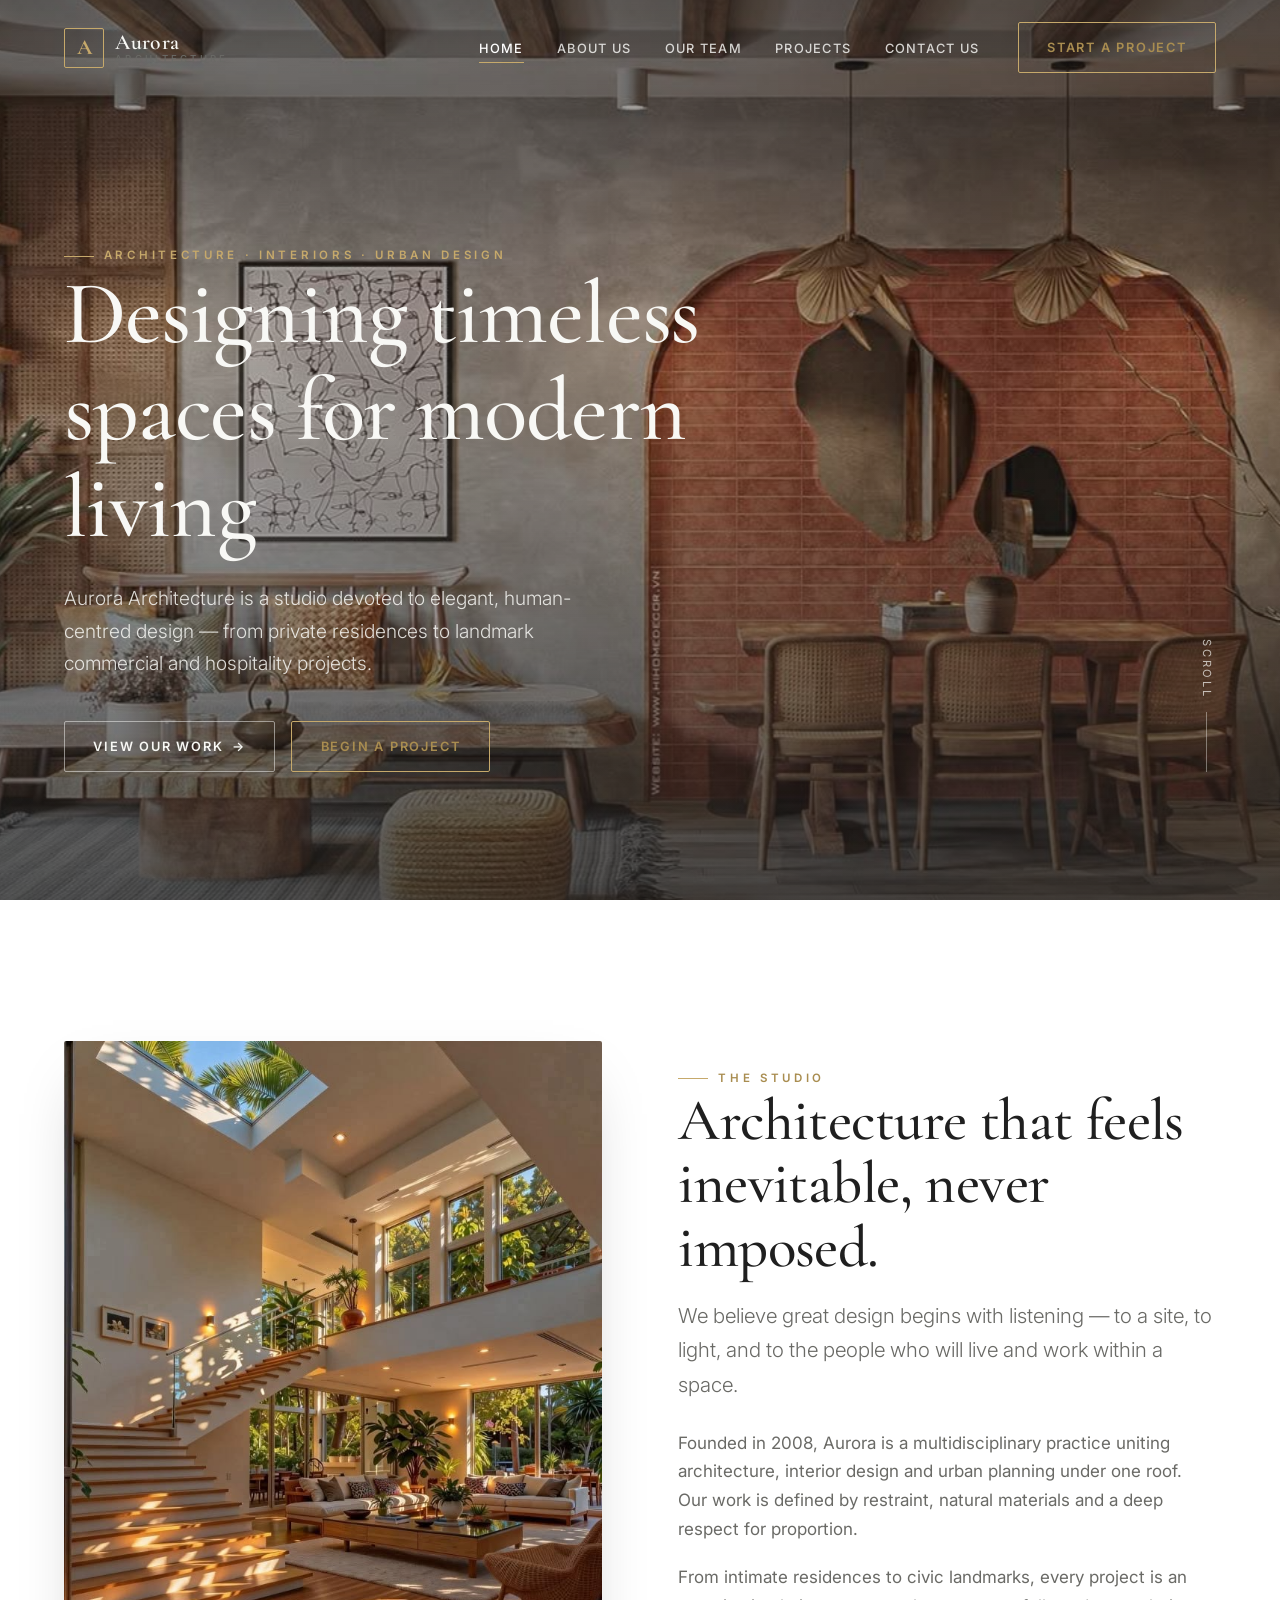
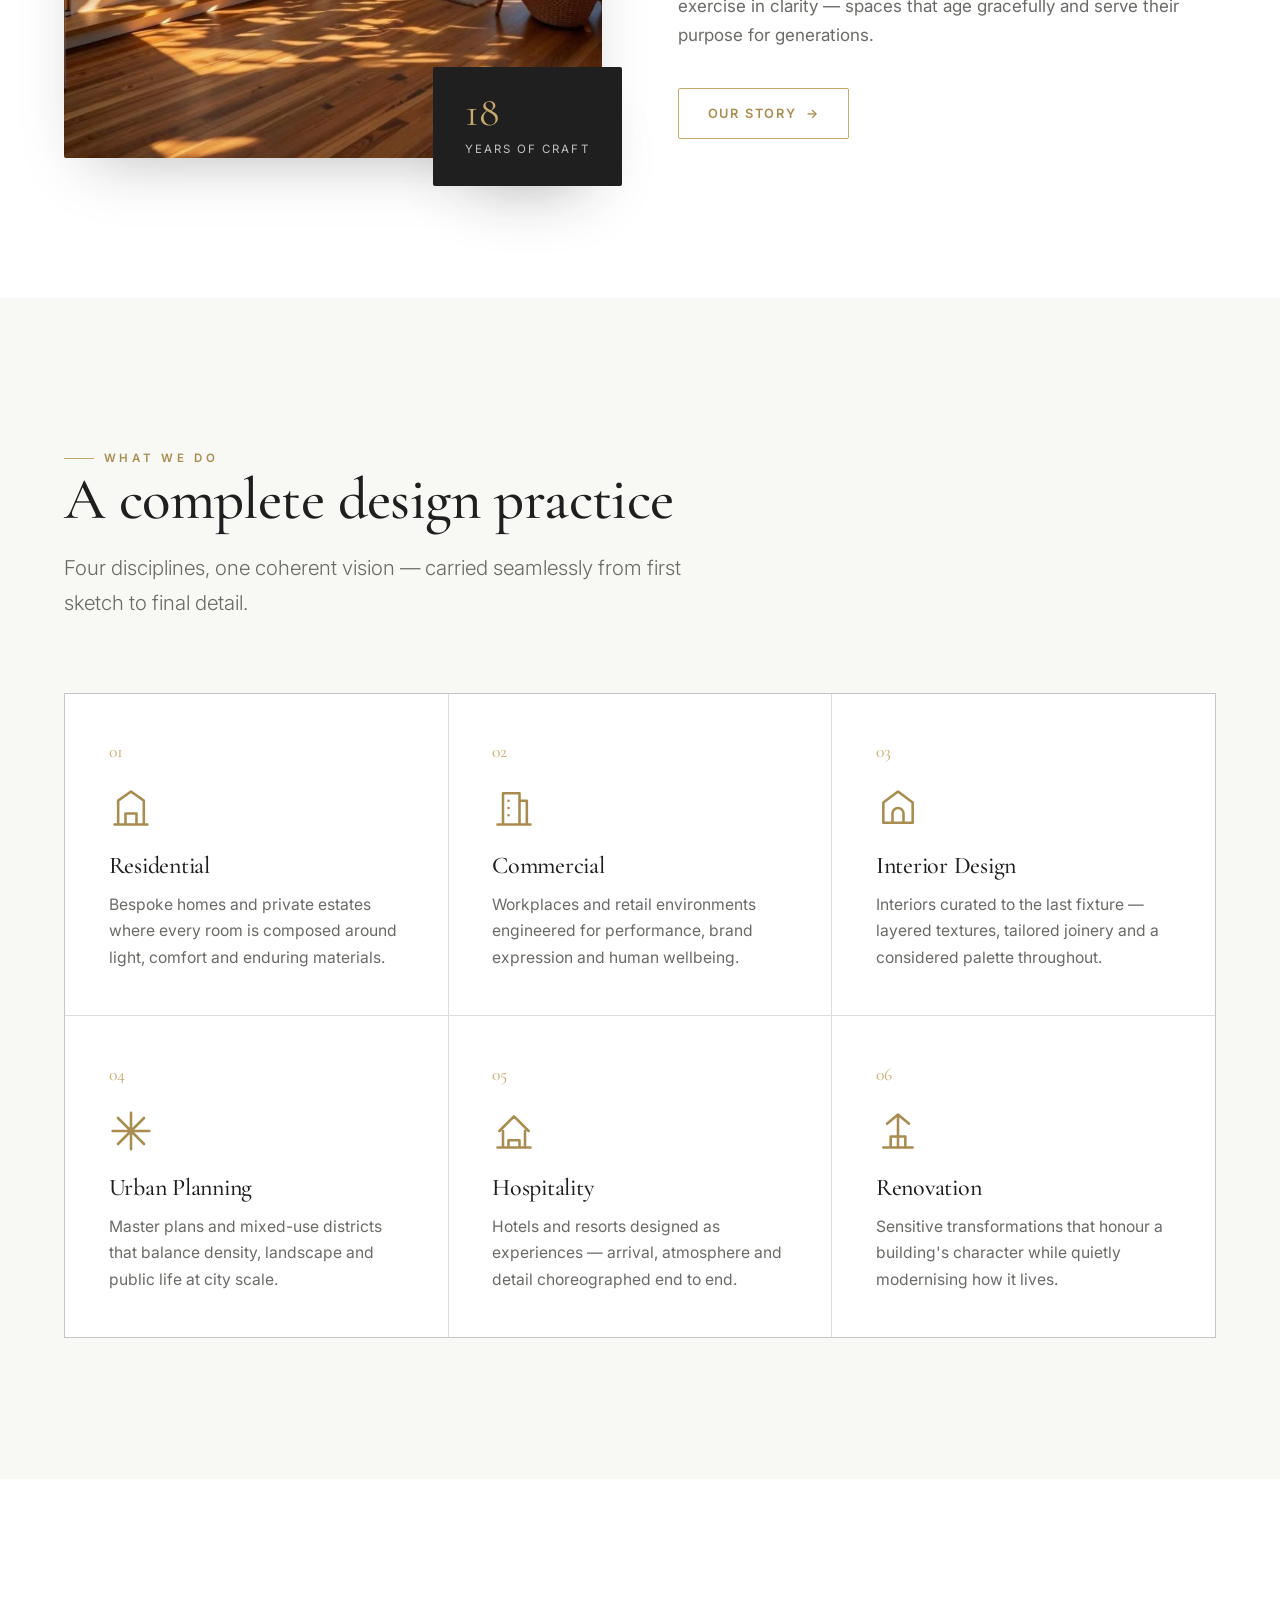
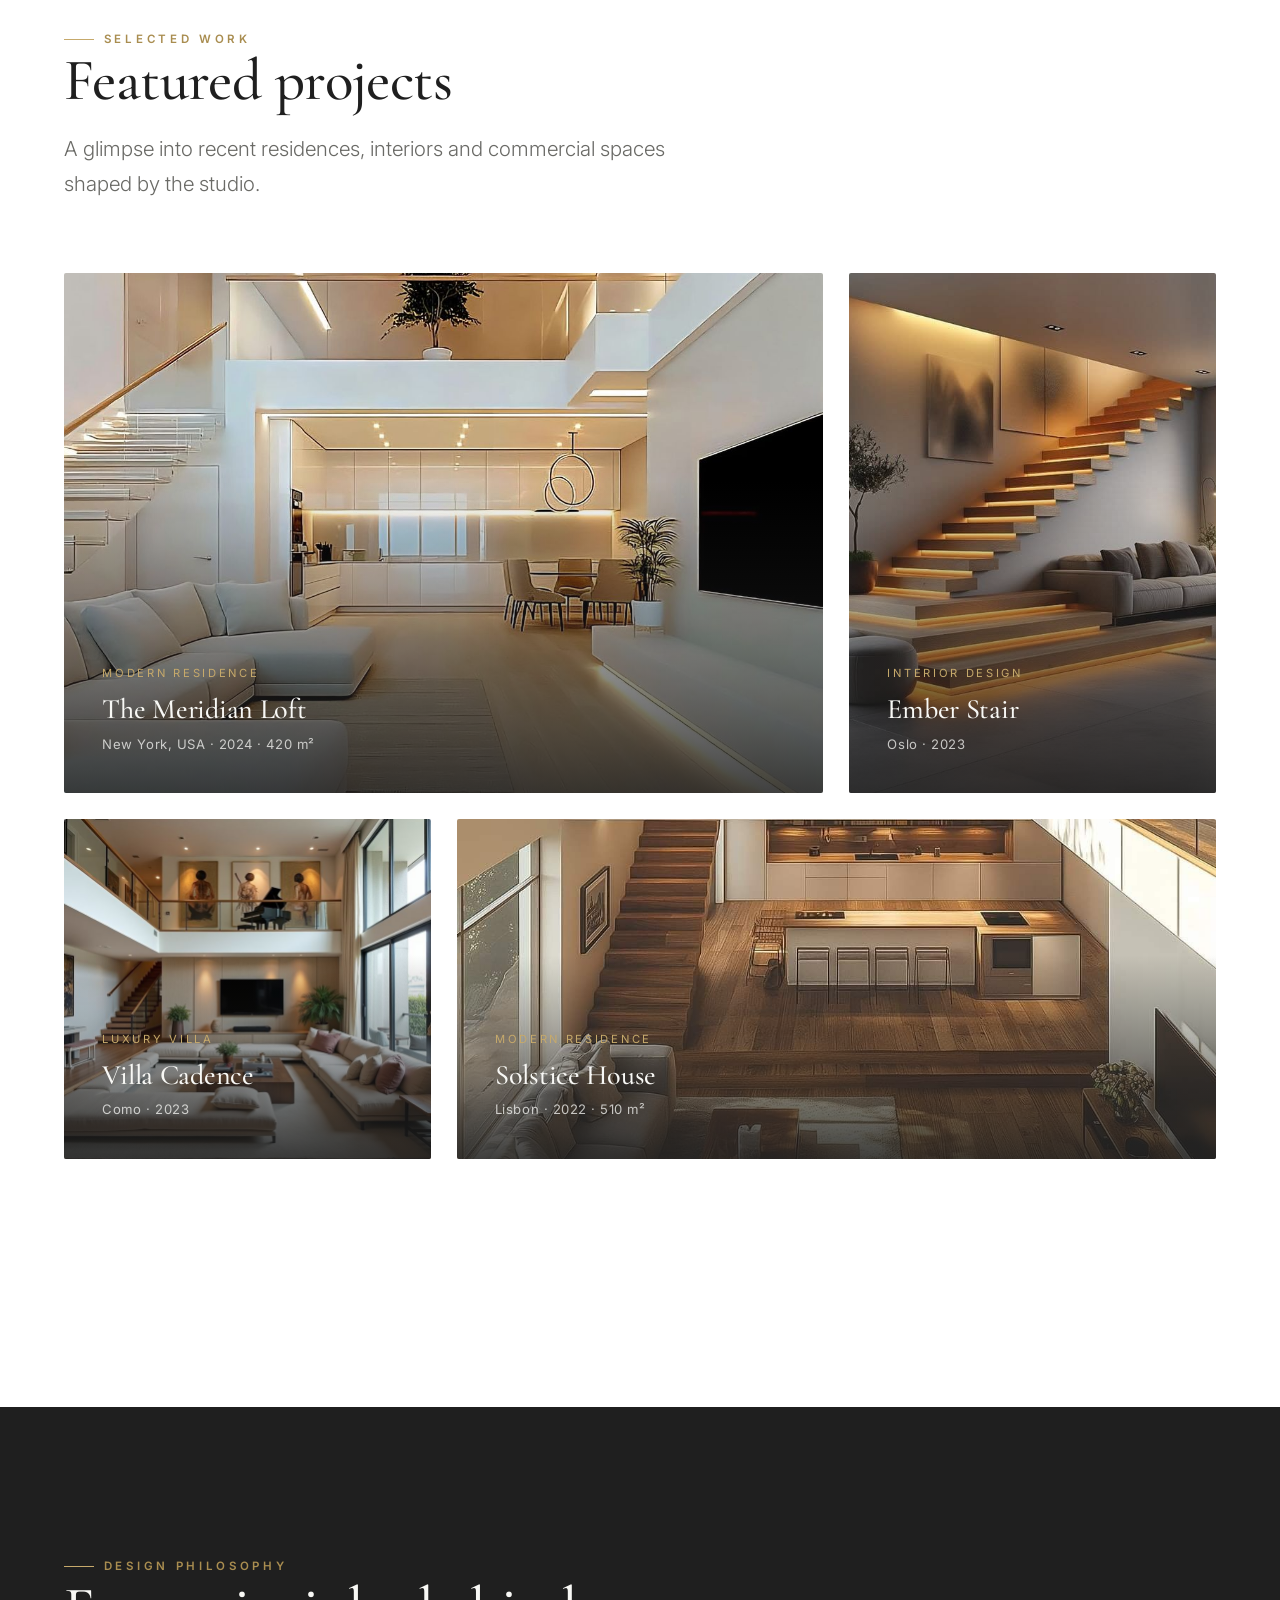
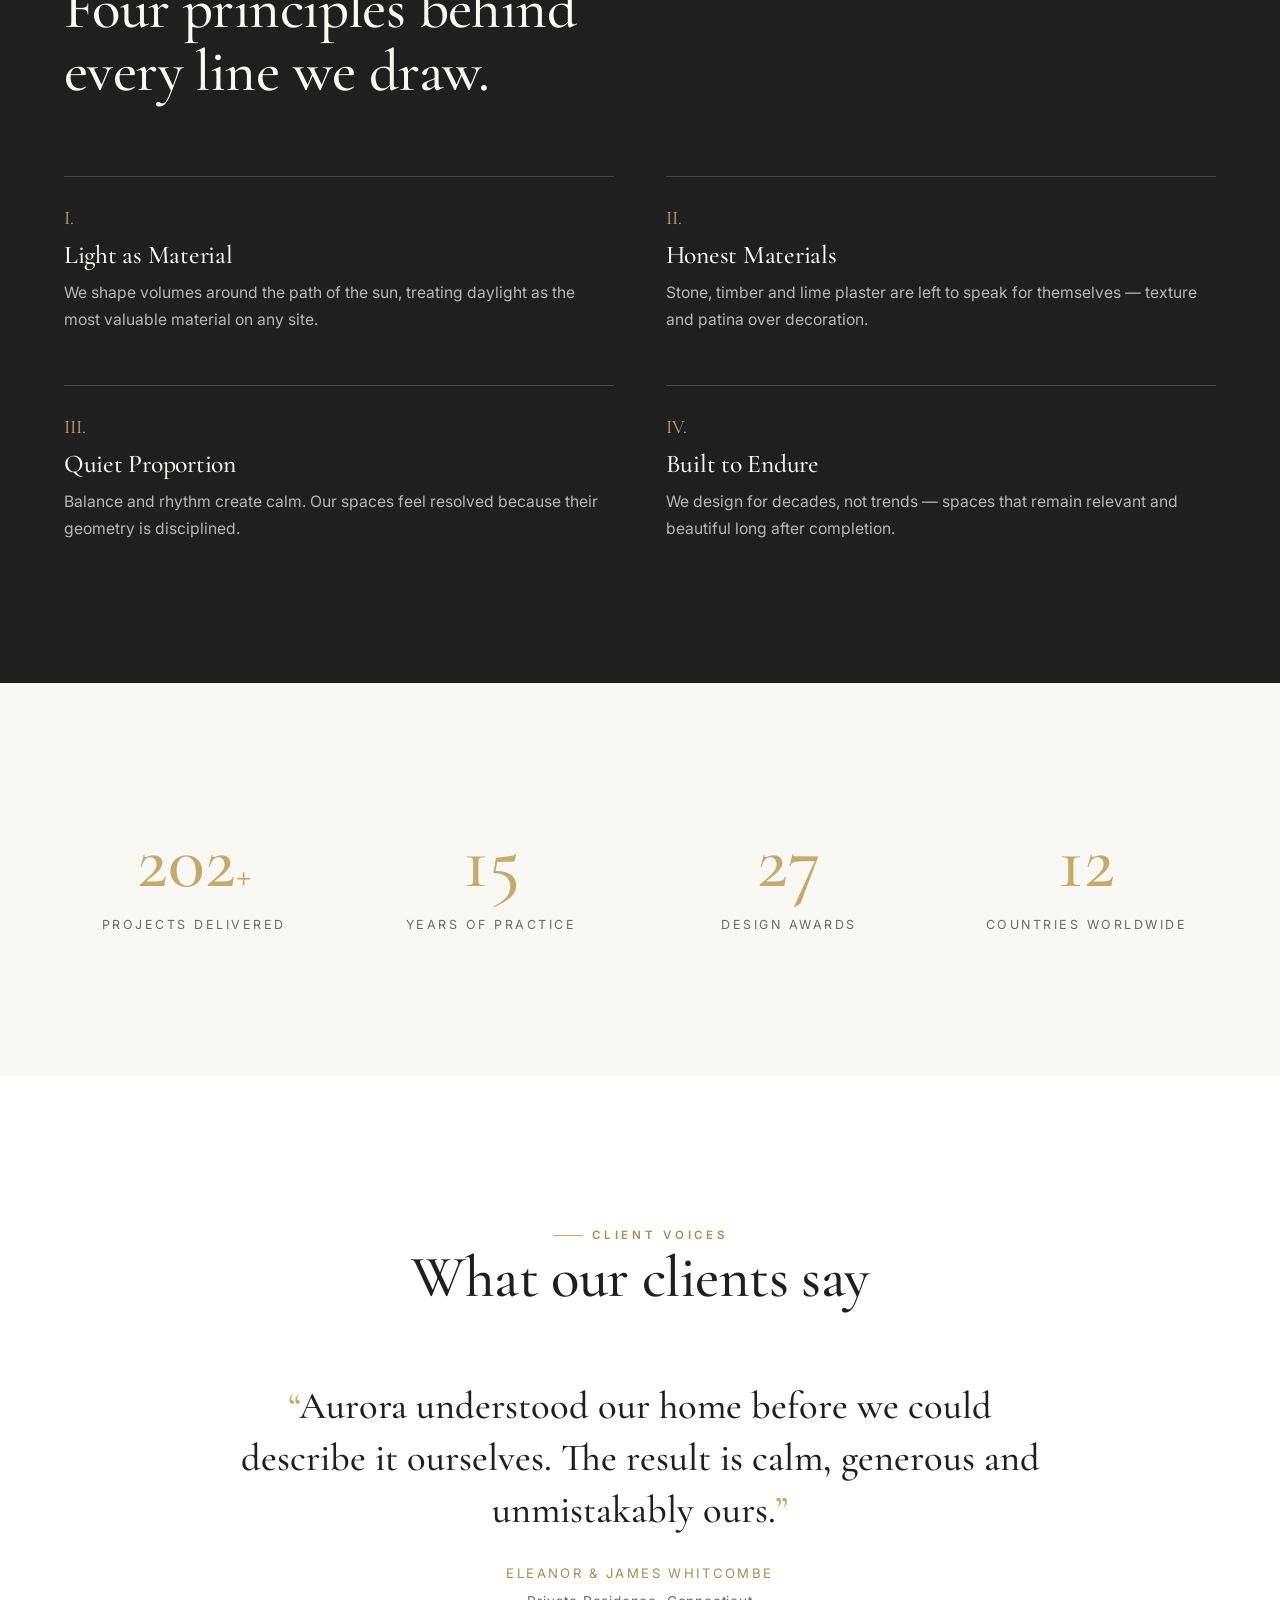
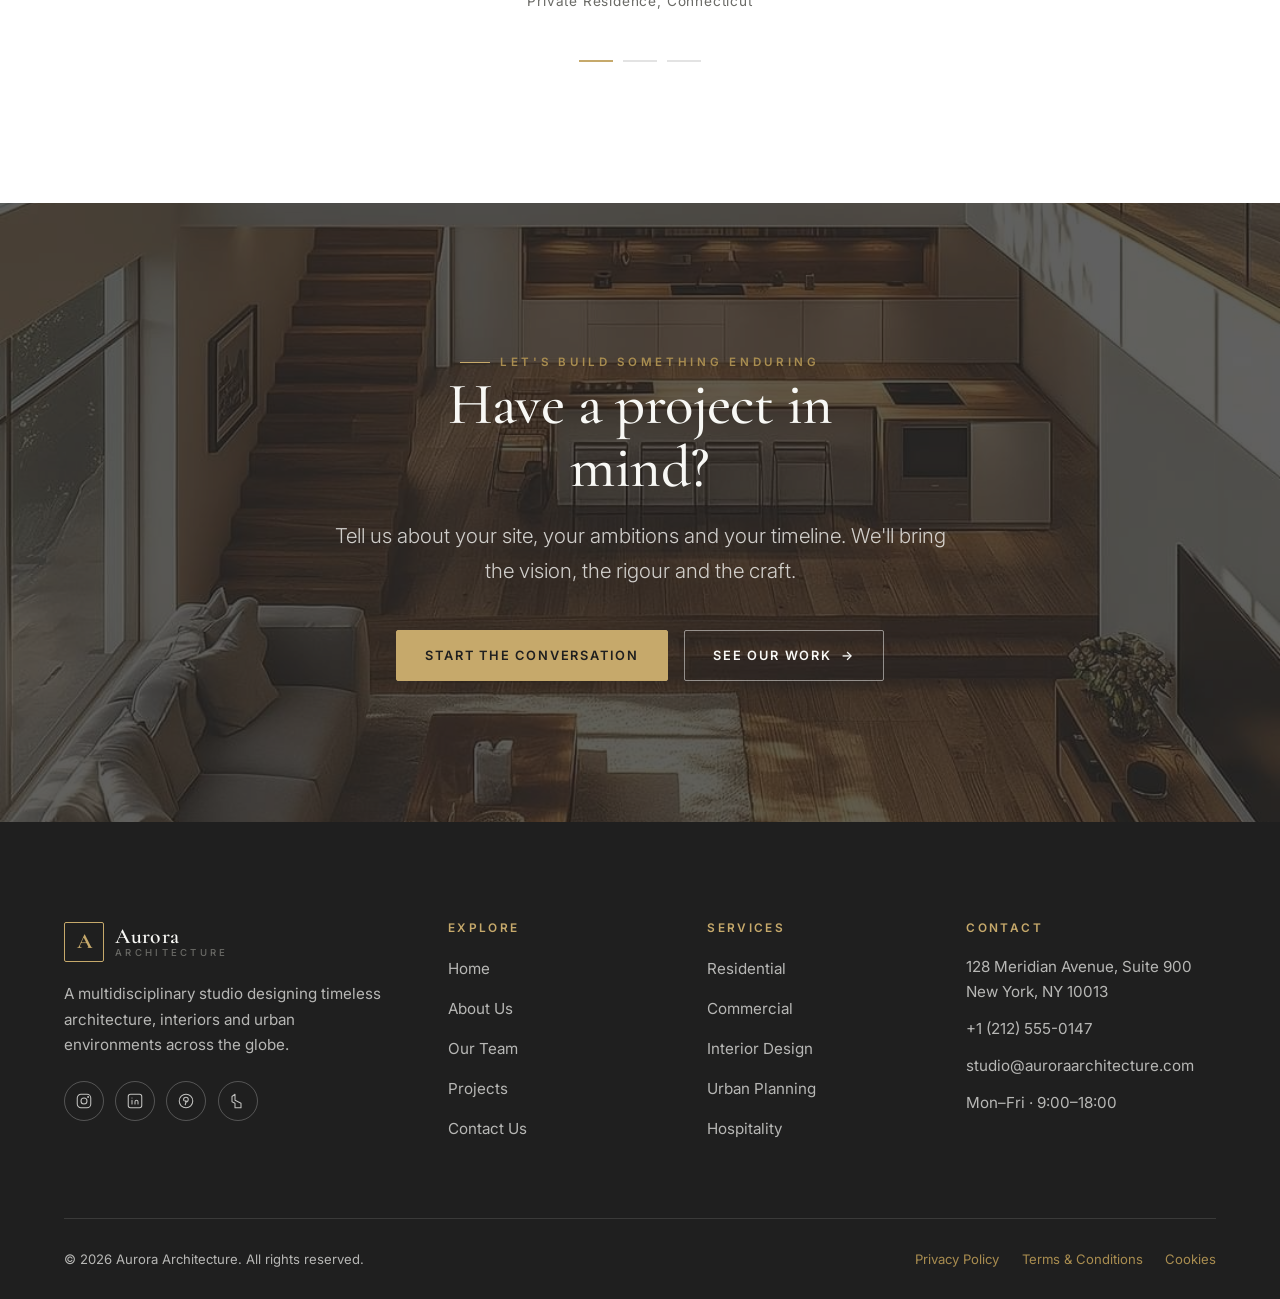
<file: index.html>
<!DOCTYPE html>
<html lang="en">
<head>
  <meta charset="UTF-8" />
  <meta name="viewport" content="width=device-width, initial-scale=1.0" />

  <!-- Primary meta -->
  <title>Aurora Architecture — Timeless Architecture, Interiors & Urban Design</title>
  <meta name="description" content="Aurora Architecture is an award-winning studio crafting elegant residential, commercial and hospitality spaces. Architecture, interior design and urban planning for the discerning client." />
  <meta name="keywords" content="architecture firm, luxury architecture, interior design, urban planning, residential design, commercial architecture, hospitality design" />
  <meta name="author" content="Aurora Architecture" />
  <link rel="canonical" href="https://www.auroraarchitecture.com/" />
  <meta name="theme-color" content="#1F1F1F" />

  <!-- Open Graph / social -->
  <meta property="og:type" content="website" />
  <meta property="og:site_name" content="Aurora Architecture" />
  <meta property="og:title" content="Aurora Architecture — Designing Timeless Spaces" />
  <meta property="og:description" content="An award-winning studio crafting elegant residential, commercial and hospitality spaces." />
  <meta property="og:image" content="images/og-image.jpg" />
  <meta property="og:url" content="https://www.auroraarchitecture.com/" />
  <meta name="twitter:card" content="summary_large_image" />
  <meta name="twitter:title" content="Aurora Architecture — Designing Timeless Spaces" />
  <meta name="twitter:description" content="Architecture, interior design and urban planning for the discerning client." />
  <meta name="twitter:image" content="images/og-image.jpg" />

  <!-- Favicons -->
  <link rel="icon" href="favicon.ico" sizes="any" />
  <link rel="icon" href="favicon.svg" type="image/svg+xml" />
  <link rel="apple-touch-icon" href="images/favicon-180.png" />

  <!-- Fonts -->
  <link rel="preconnect" href="https://fonts.googleapis.com" />
  <link rel="preconnect" href="https://fonts.gstatic.com" crossorigin />
  <link href="https://fonts.googleapis.com/css2?family=Cormorant+Garamond:wght@400;500;600;700&family=Inter:wght@300;400;500;600;700&display=swap" rel="stylesheet" />

  <!-- Styles -->
  <link rel="stylesheet" href="css/style.css" />
  <link rel="stylesheet" href="css/responsive.css" />

  <!-- Structured data -->
  <script type="application/ld+json">
  {
    "@context": "https://schema.org",
    "@type": "ArchitecturalService",
    "name": "Aurora Architecture",
    "image": "https://www.auroraarchitecture.com/images/og-image.jpg",
    "description": "Award-winning architecture, interior design and urban planning studio.",
    "url": "https://www.auroraarchitecture.com/",
    "telephone": "+1-212-555-0147",
    "email": "studio@auroraarchitecture.com",
    "address": {
      "@type": "PostalAddress",
      "streetAddress": "128 Meridian Avenue, Suite 900",
      "addressLocality": "New York",
      "addressRegion": "NY",
      "postalCode": "10013",
      "addressCountry": "US"
    },
    "openingHours": "Mo-Fr 09:00-18:00"
  }
  </script>
</head>
<body>
  <!-- ===================== HEADER ===================== -->
  <header class="site-header on-dark" id="site-header">
    <div class="container">
      <a href="index.html" class="brand" aria-label="Aurora Architecture — home">
        <span class="brand-mark">A</span>
        <span class="brand-text">
          <span class="brand-name">Aurora</span>
          <span class="brand-tag">Architecture</span>
        </span>
      </a>

      <nav class="nav" id="primary-nav" aria-label="Primary">
        <ul class="nav-list">
          <li><a class="nav-link active" href="index.html">Home</a></li>
          <li><a class="nav-link" href="about.html">About Us</a></li>
          <li><a class="nav-link" href="team.html">Our Team</a></li>
          <li><a class="nav-link" href="projects.html">Projects</a></li>
          <li><a class="nav-link" href="contact.html">Contact Us</a></li>
        </ul>
        <a class="btn btn-gold nav-cta" href="contact.html">Start a Project</a>
      </nav>

      <button class="hamburger" id="hamburger" aria-label="Open menu" aria-controls="primary-nav" aria-expanded="false">
        <span></span><span></span><span></span>
      </button>
    </div>
  </header>
  <div class="nav-backdrop" id="nav-backdrop"></div>

  <main id="main">
    <!-- ===================== HERO ===================== -->
    <section class="hero">
      <div class="hero-media hero-slideshow" id="hero-slideshow" aria-hidden="true">
        <img class="hero-slide active" src="images/hero/hero-1.jpg" alt="" fetchpriority="high" />
        <img class="hero-slide" src="images/hero/hero-2.jpg" alt="" loading="lazy" />
        <img class="hero-slide" src="images/hero/hero-3.jpg" alt="" loading="lazy" />
        <img class="hero-slide" src="images/hero/hero-4.jpg" alt="" loading="lazy" />
        <img class="hero-slide" src="images/hero/hero-5.jpg" alt="" loading="lazy" />
        <img class="hero-slide" src="images/hero/hero-6.jpg" alt="" loading="lazy" />
      </div>
      <div class="container hero-inner">
        <p class="eyebrow reveal">Architecture · Interiors · Urban Design</p>
        <h1 class="reveal d1">Designing timeless spaces for modern living</h1>
        <p class="hero-sub reveal d2">Aurora Architecture is a studio devoted to elegant, human-centred design — from private residences to landmark commercial and hospitality projects.</p>
        <div class="hero-actions reveal d3">
          <a href="projects.html" class="btn btn-light">View Our Work <span class="arrow">&rarr;</span></a>
          <a href="contact.html" class="btn btn-gold">Begin a Project</a>
        </div>
      </div>
      <div class="hero-scroll" aria-hidden="true">
        <span>Scroll</span>
        <span class="line"></span>
      </div>
    </section>

    <!-- ===================== INTRODUCTION ===================== -->
    <section class="section">
      <div class="container split">
        <div class="split-media reveal">
          <img src="images/atrium-skylight.jpg" alt="Sunlit double-height atrium with floating timber staircase and full-height glazing" loading="lazy" width="720" height="960" />
          <div class="stat-badge">
            <div class="num">18</div>
            <div class="lbl">Years of Craft</div>
          </div>
        </div>
        <div class="split-copy reveal d2">
          <p class="eyebrow">The Studio</p>
          <h2>Architecture that feels inevitable, never imposed.</h2>
          <div class="lead">We believe great design begins with listening — to a site, to light, and to the people who will live and work within a space.</div>
          <div class="body-copy" style="margin-top:1.6rem; color:var(--text-soft);">
            <p>Founded in 2008, Aurora is a multidisciplinary practice uniting architecture, interior design and urban planning under one roof. Our work is defined by restraint, natural materials and a deep respect for proportion.</p>
            <p>From intimate residences to civic landmarks, every project is an exercise in clarity — spaces that age gracefully and serve their purpose for generations.</p>
          </div>
          <a href="about.html" class="btn btn-gold mt-4">Our Story <span class="arrow">&rarr;</span></a>
        </div>
      </div>
    </section>

    <!-- ===================== SERVICES ===================== -->
    <section class="section section-tint">
      <div class="container">
        <div class="section-head reveal">
          <p class="eyebrow">What We Do</p>
          <h2>A complete design practice</h2>
          <div class="lead">Four disciplines, one coherent vision — carried seamlessly from first sketch to final detail.</div>
        </div>
        <div class="services-grid">
          <article class="service reveal">
            <div class="idx">01</div>
            <div class="icon"><svg class="icon-svg" viewBox="0 0 24 24"><path d="M3 21h18M5 21V8l7-5 7 5v13M9 21v-6h6v6"/></svg></div>
            <h3>Residential</h3>
            <p>Bespoke homes and private estates where every room is composed around light, comfort and enduring materials.</p>
          </article>
          <article class="service reveal d1">
            <div class="idx">02</div>
            <div class="icon"><svg class="icon-svg" viewBox="0 0 24 24"><path d="M3 21h18M6 21V4h9v17M15 8h4v13M9 8h.01M9 12h.01M9 16h.01"/></svg></div>
            <h3>Commercial</h3>
            <p>Workplaces and retail environments engineered for performance, brand expression and human wellbeing.</p>
          </article>
          <article class="service reveal d2">
            <div class="idx">03</div>
            <div class="icon"><svg class="icon-svg" viewBox="0 0 24 24"><path d="M4 20V9l8-6 8 6v11M4 20h16M9 20v-5a3 3 0 0 1 6 0v5"/></svg></div>
            <h3>Interior Design</h3>
            <p>Interiors curated to the last fixture — layered textures, tailored joinery and a considered palette throughout.</p>
          </article>
          <article class="service reveal d3">
            <div class="idx">04</div>
            <div class="icon"><svg class="icon-svg" viewBox="0 0 24 24"><path d="M12 2v20M2 12h20M4.9 4.9l14.2 14.2M19.1 4.9L4.9 19.1"/></svg></div>
            <h3>Urban Planning</h3>
            <p>Master plans and mixed-use districts that balance density, landscape and public life at city scale.</p>
          </article>
          <article class="service reveal d4">
            <div class="idx">05</div>
            <div class="icon"><svg class="icon-svg" viewBox="0 0 24 24"><path d="M3 21h18M6 21v-9M18 21v-9M4 12l8-8 8 8M9 21v-4h6v4"/></svg></div>
            <h3>Hospitality</h3>
            <p>Hotels and resorts designed as experiences — arrival, atmosphere and detail choreographed end to end.</p>
          </article>
          <article class="service reveal d5">
            <div class="idx">06</div>
            <div class="icon"><svg class="icon-svg" viewBox="0 0 24 24"><path d="M12 3v18M6 8l6-5 6 5M4 21h16M8 21v-6h8v6"/></svg></div>
            <h3>Renovation</h3>
            <p>Sensitive transformations that honour a building's character while quietly modernising how it lives.</p>
          </article>
        </div>
      </div>
    </section>

    <!-- ===================== FEATURED PROJECTS ===================== -->
    <section class="section">
      <div class="container">
        <div class="section-head reveal">
          <p class="eyebrow">Selected Work</p>
          <h2>Featured projects</h2>
          <div class="lead">A glimpse into recent residences, interiors and commercial spaces shaped by the studio.</div>
        </div>
        <div class="feature-grid">
          <a href="projects.html" class="feature-card span-4 tall reveal">
            <img src="images/interior-loft-white.jpg" alt="Minimalist double-height living space in soft white and pale oak" loading="lazy" />
            <div class="feature-body">
              <span class="cat">Modern Residence</span>
              <h3>The Meridian Loft</h3>
              <p class="meta">New York, USA · 2024 · 420 m²</p>
            </div>
          </a>
          <a href="projects.html" class="feature-card span-2 reveal d1">
            <img src="images/floating-stairs-led.jpg" alt="Floating oak staircase with warm LED under-lighting beside a grey sofa" loading="lazy" />
            <div class="feature-body">
              <span class="cat">Interior Design</span>
              <h3>Ember Stair</h3>
              <p class="meta">Oslo · 2023</p>
            </div>
          </a>
          <a href="projects.html" class="feature-card span-2 reveal">
            <img src="images/living-piano.jpg" alt="Double-height living room with grand piano on the mezzanine" loading="lazy" />
            <div class="feature-body">
              <span class="cat">Luxury Villa</span>
              <h3>Villa Cadence</h3>
              <p class="meta">Como · 2023</p>
            </div>
          </a>
          <a href="projects.html" class="feature-card span-4 reveal d1">
            <img src="images/loft-aerial.jpg" alt="Aerial view of a split-level loft filled with afternoon sunlight" loading="lazy" />
            <div class="feature-body">
              <span class="cat">Modern Residence</span>
              <h3>Solstice House</h3>
              <p class="meta">Lisbon · 2022 · 510 m²</p>
            </div>
          </a>
        </div>
        <div style="text-align:center; margin-top:clamp(36px,5vw,56px);" class="reveal">
          <a href="projects.html" class="btn">Explore All Projects <span class="arrow">&rarr;</span></a>
        </div>
      </div>
    </section>

    <!-- ===================== DESIGN PHILOSOPHY ===================== -->
    <section class="section section-dark philosophy">
      <div class="container">
        <div class="section-head reveal">
          <p class="eyebrow">Design Philosophy</p>
          <h2>Four principles behind every line we draw.</h2>
        </div>
        <div class="principles">
          <div class="principle reveal">
            <div class="p-num">I.</div>
            <h3>Light as Material</h3>
            <p>We shape volumes around the path of the sun, treating daylight as the most valuable material on any site.</p>
          </div>
          <div class="principle reveal d1">
            <div class="p-num">II.</div>
            <h3>Honest Materials</h3>
            <p>Stone, timber and lime plaster are left to speak for themselves — texture and patina over decoration.</p>
          </div>
          <div class="principle reveal d2">
            <div class="p-num">III.</div>
            <h3>Quiet Proportion</h3>
            <p>Balance and rhythm create calm. Our spaces feel resolved because their geometry is disciplined.</p>
          </div>
          <div class="principle reveal d3">
            <div class="p-num">IV.</div>
            <h3>Built to Endure</h3>
            <p>We design for decades, not trends — spaces that remain relevant and beautiful long after completion.</p>
          </div>
        </div>
      </div>
    </section>

    <!-- ===================== STATISTICS ===================== -->
    <section class="section section-tint">
      <div class="container">
        <div class="stats-grid">
          <div class="stat reveal">
            <div class="figure"><span data-count="240">0</span><span class="suffix">+</span></div>
            <div class="caption">Projects Delivered</div>
          </div>
          <div class="stat reveal d1">
            <div class="figure"><span data-count="18">0</span></div>
            <div class="caption">Years of Practice</div>
          </div>
          <div class="stat reveal d2">
            <div class="figure"><span data-count="32">0</span></div>
            <div class="caption">Design Awards</div>
          </div>
          <div class="stat reveal d3">
            <div class="figure"><span data-count="14">0</span></div>
            <div class="caption">Countries Worldwide</div>
          </div>
        </div>
      </div>
    </section>

    <!-- ===================== TESTIMONIALS ===================== -->
    <section class="section testimonials">
      <div class="container">
        <div class="section-head centered reveal">
          <p class="eyebrow centered">Client Voices</p>
          <h2>What our clients say</h2>
        </div>
        <div class="testi-track reveal">
          <blockquote class="testi active">
            <p class="quote">Aurora understood our home before we could describe it ourselves. The result is calm, generous and unmistakably ours.</p>
            <p class="who">Eleanor &amp; James Whitcombe<span>Private Residence, Connecticut</span></p>
          </blockquote>
          <blockquote class="testi">
            <p class="quote">A rare practice that balances vision with rigour. Every deadline met, every detail considered — a genuine partner.</p>
            <p class="who">Marcus Lindqvist<span>CEO, Nordkap Developments</span></p>
          </blockquote>
          <blockquote class="testi">
            <p class="quote">Our hotel finally has a soul. Guests linger in spaces Aurora designed simply to make people feel at ease.</p>
            <p class="who">Sofia Marchetti<span>Managing Director, Cadence Hotels</span></p>
          </blockquote>
        </div>
        <div class="testi-dots" role="tablist" aria-label="Testimonials"></div>
      </div>
    </section>

    <!-- ===================== CTA BANNER ===================== -->
    <section class="section cta-banner">
      <div class="cta-media">
        <video autoplay muted loop playsinline poster="images/loft-aerial.jpg">
          <source src="assets/video/pool.mp4" type="video/mp4" />
        </video>
      </div>
      <div class="container">
        <p class="eyebrow centered reveal">Let's Build Something Enduring</p>
        <h2 class="reveal d1">Have a project in mind?</h2>
        <p class="lead reveal d2">Tell us about your site, your ambitions and your timeline. We'll bring the vision, the rigour and the craft.</p>
        <div class="hero-actions reveal d3">
          <a href="contact.html" class="btn btn-solid-gold">Start the Conversation</a>
          <a href="projects.html" class="btn btn-light">See Our Work <span class="arrow">&rarr;</span></a>
        </div>
      </div>
    </section>
  </main>

  <!-- ===================== FOOTER ===================== -->
  <footer class="site-footer">
    <div class="container">
      <div class="footer-top">
        <div class="footer-brand">
          <a href="index.html" class="brand" aria-label="Aurora Architecture — home">
            <span class="brand-mark">A</span>
            <span class="brand-text"><span class="brand-name">Aurora</span><span class="brand-tag">Architecture</span></span>
          </a>
          <p>A multidisciplinary studio designing timeless architecture, interiors and urban environments across the globe.</p>
          <div class="footer-social">
            <a href="#" aria-label="Instagram"><svg class="icon-svg" viewBox="0 0 24 24" style="width:18px;height:18px"><rect x="3" y="3" width="18" height="18" rx="5"/><circle cx="12" cy="12" r="4"/><circle cx="17.5" cy="6.5" r="0.6" fill="currentColor"/></svg></a>
            <a href="#" aria-label="LinkedIn"><svg class="icon-svg" viewBox="0 0 24 24" style="width:18px;height:18px"><rect x="3" y="3" width="18" height="18" rx="3"/><path d="M8 11v5M8 8v.01M12 16v-3a2 2 0 0 1 4 0v3"/></svg></a>
            <a href="#" aria-label="Pinterest"><svg class="icon-svg" viewBox="0 0 24 24" style="width:18px;height:18px"><circle cx="12" cy="12" r="9"/><path d="M12 7c-2 0-3.2 1.3-3.2 2.9 0 .8.4 1.6 1 1.9M12 7c2 0 3 1.2 3 2.8 0 2-1 3.4-2.6 3.4-.8 0-1.3-.6-1.1-1.4M11 17l1.3-5"/></svg></a>
            <a href="#" aria-label="Houzz"><svg class="icon-svg" viewBox="0 0 24 24" style="width:18px;height:18px"><path d="M8 3v8l8 4v6H8v-6l-4-2V6z"/></svg></a>
          </div>
        </div>
        <div class="footer-col">
          <h4>Explore</h4>
          <ul>
            <li><a href="index.html">Home</a></li>
            <li><a href="about.html">About Us</a></li>
            <li><a href="team.html">Our Team</a></li>
            <li><a href="projects.html">Projects</a></li>
            <li><a href="contact.html">Contact Us</a></li>
          </ul>
        </div>
        <div class="footer-col">
          <h4>Services</h4>
          <ul>
            <li><a href="projects.html">Residential</a></li>
            <li><a href="projects.html">Commercial</a></li>
            <li><a href="projects.html">Interior Design</a></li>
            <li><a href="projects.html">Urban Planning</a></li>
            <li><a href="projects.html">Hospitality</a></li>
          </ul>
        </div>
        <div class="footer-col">
          <h4>Contact</h4>
          <ul class="footer-contact">
            <li>128 Meridian Avenue, Suite 900<br />New York, NY 10013</li>
            <li><a href="tel:+12125550147">+1 (212) 555-0147</a></li>
            <li><a href="mailto:studio@auroraarchitecture.com">studio@auroraarchitecture.com</a></li>
            <li>Mon–Fri · 9:00–18:00</li>
          </ul>
        </div>
      </div>
      <div class="footer-bottom">
        <p>&copy; <span data-year>2026</span> Aurora Architecture. All rights reserved.</p>
        <div class="legal">
          <a href="#">Privacy Policy</a>
          <a href="#">Terms &amp; Conditions</a>
          <a href="#">Cookies</a>
        </div>
      </div>
    </div>
  </footer>

  <!-- Scroll to top -->
  <button class="to-top" aria-label="Back to top">
    <svg class="icon-svg" viewBox="0 0 24 24" style="width:18px;height:18px"><path d="M12 19V5M5 12l7-7 7 7"/></svg>
  </button>

  <script src="js/main.js" defer></script>
</body>
</html>
</file>
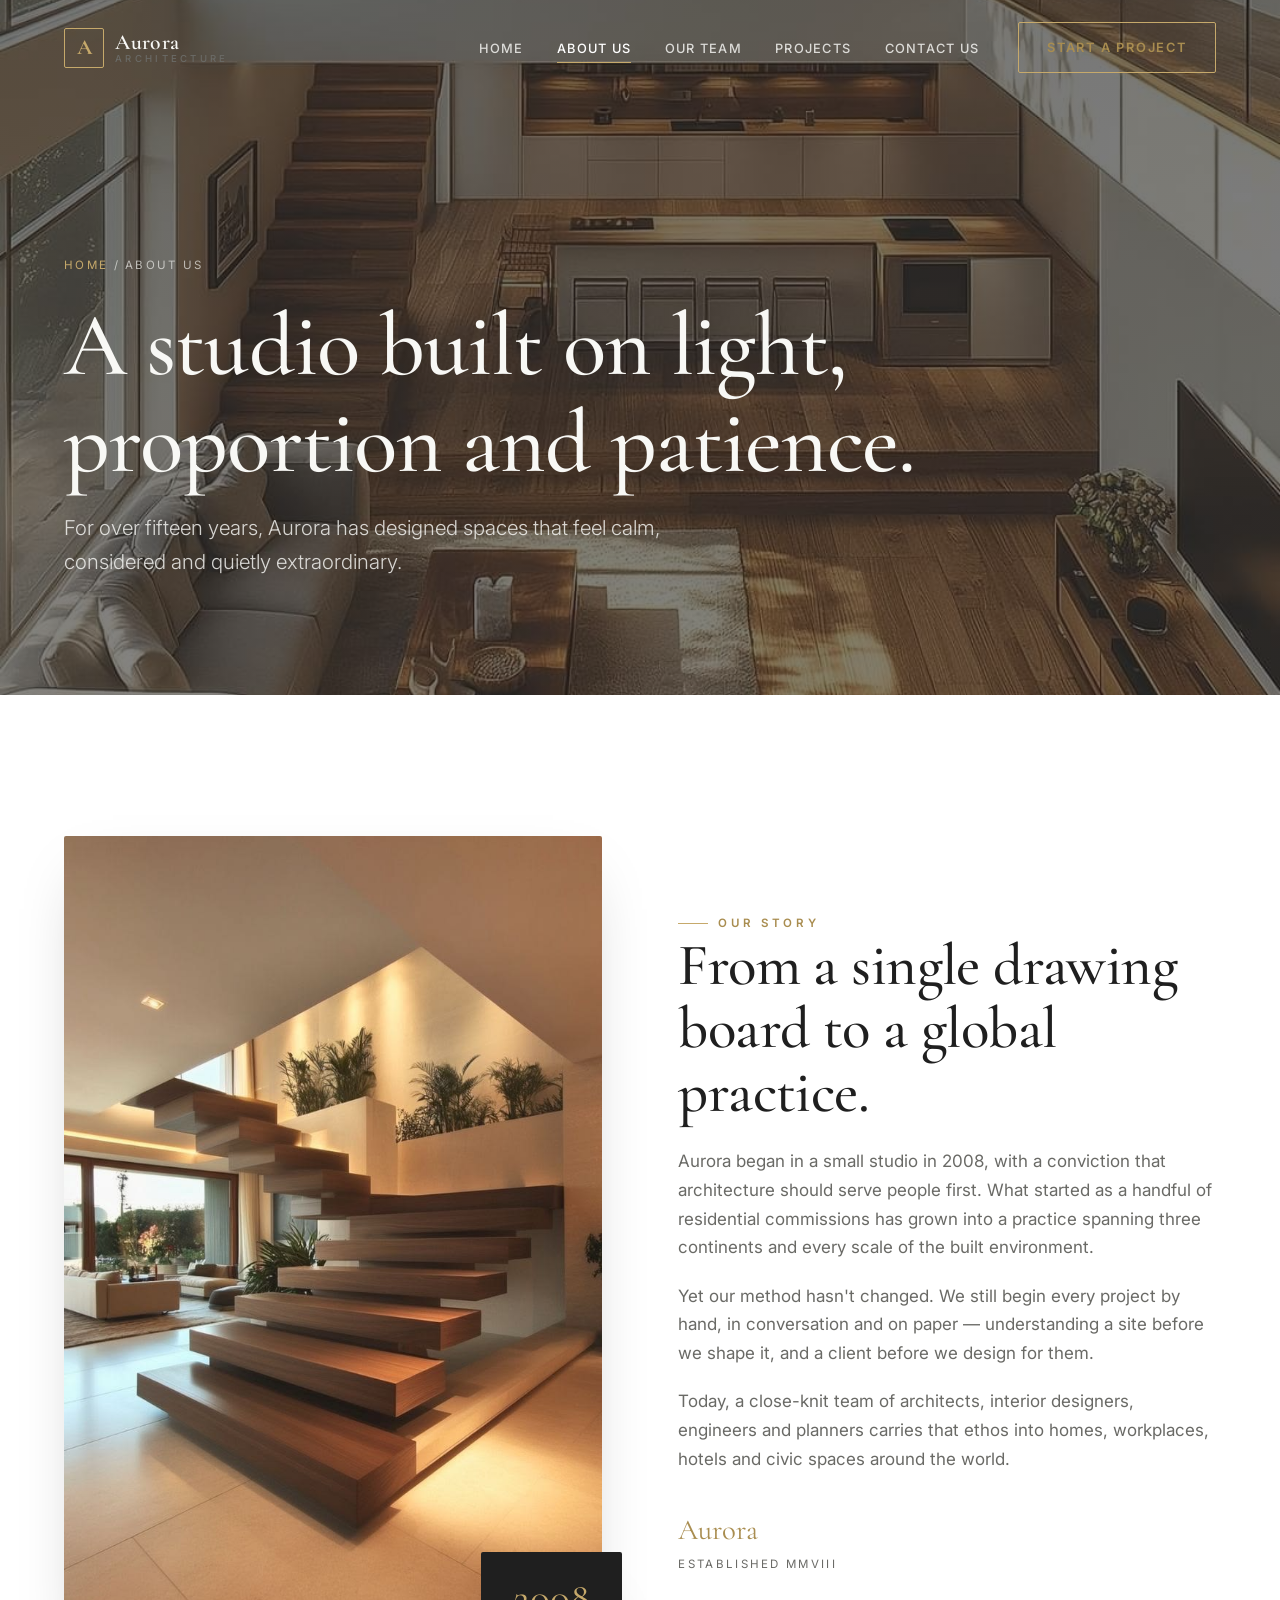
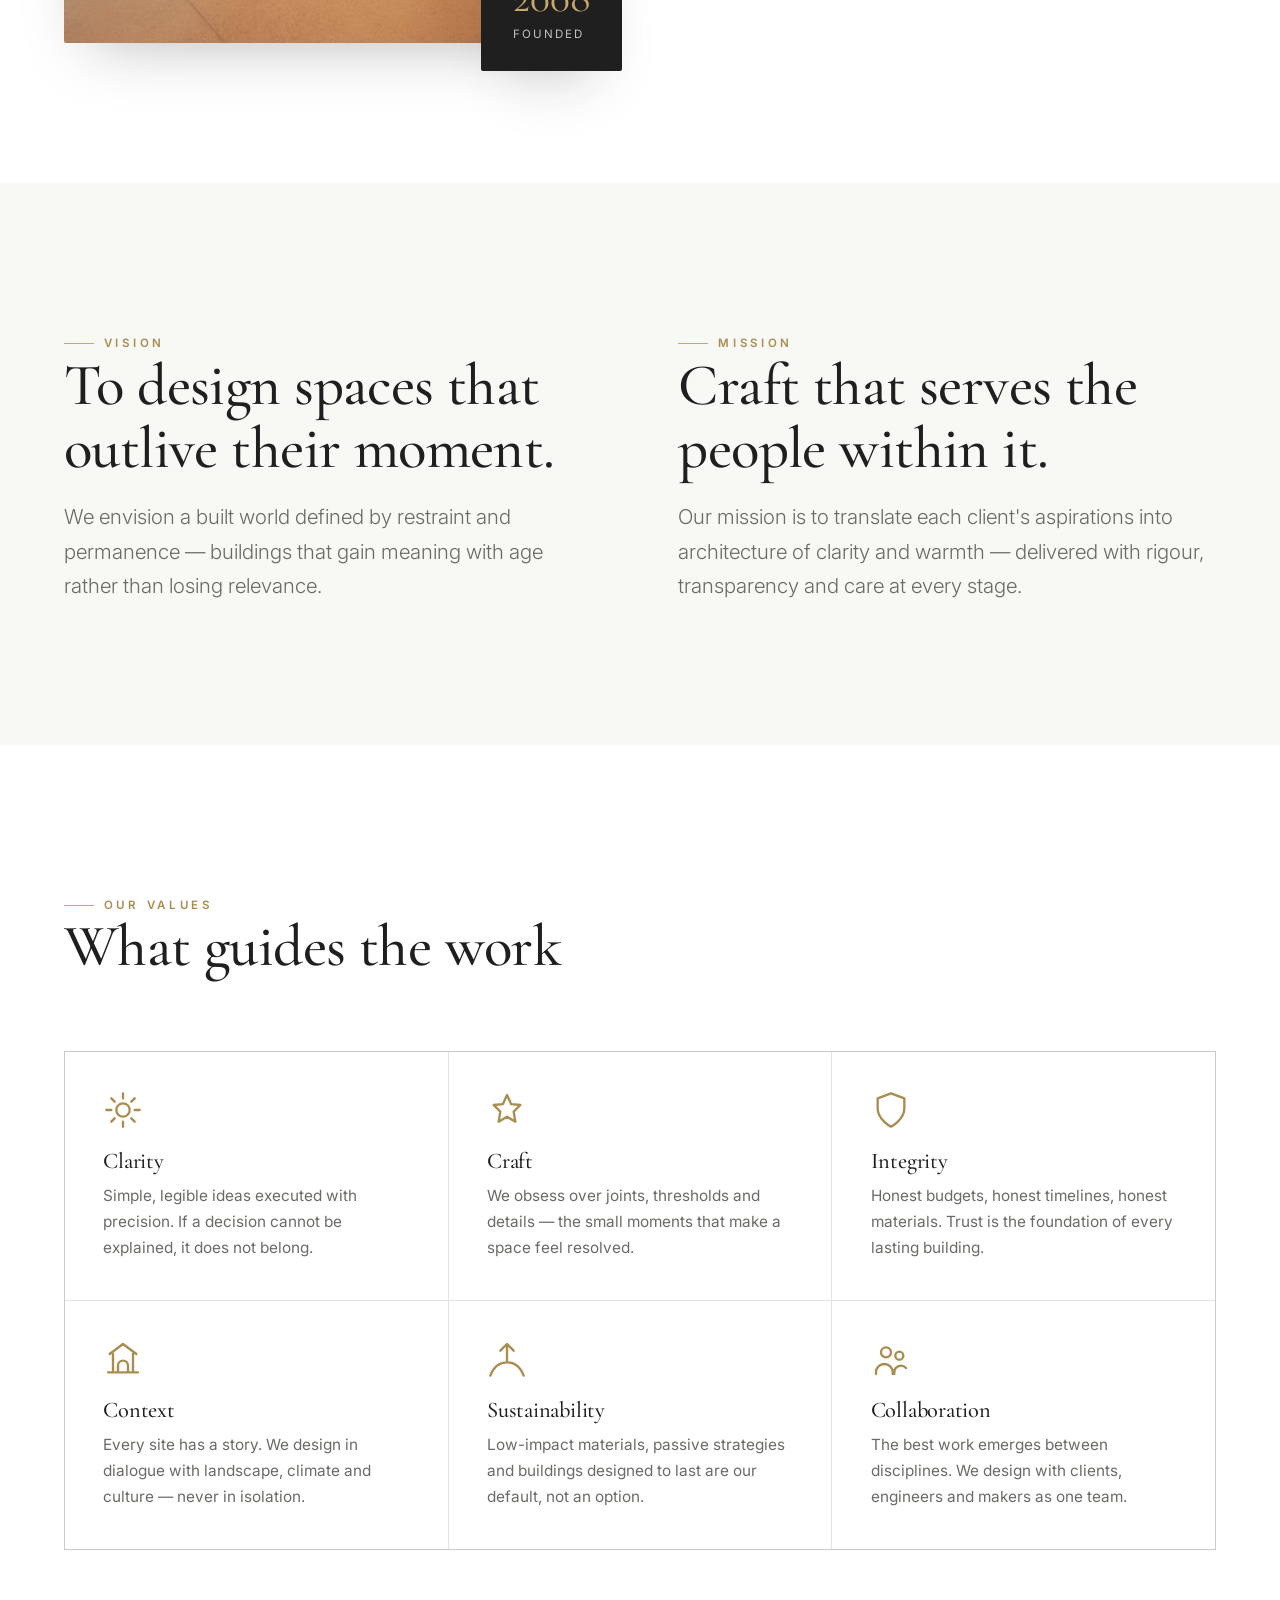
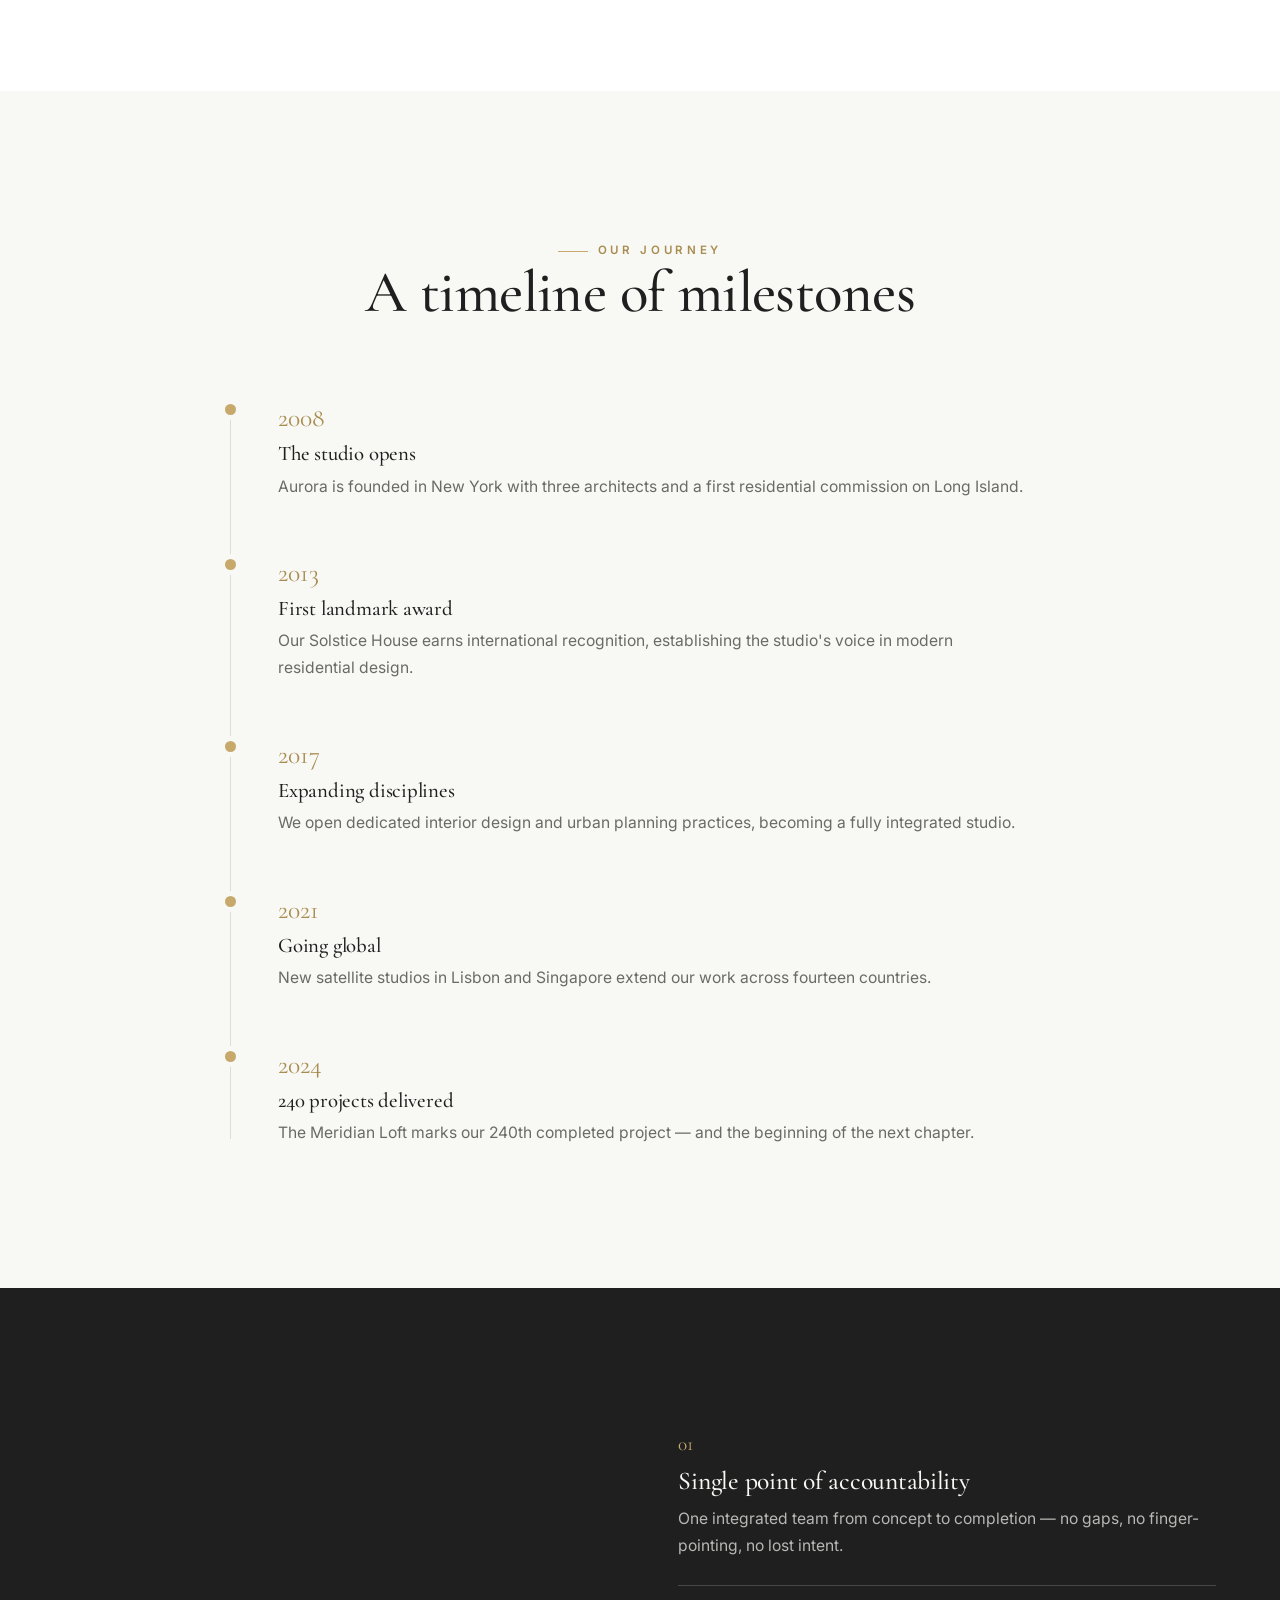
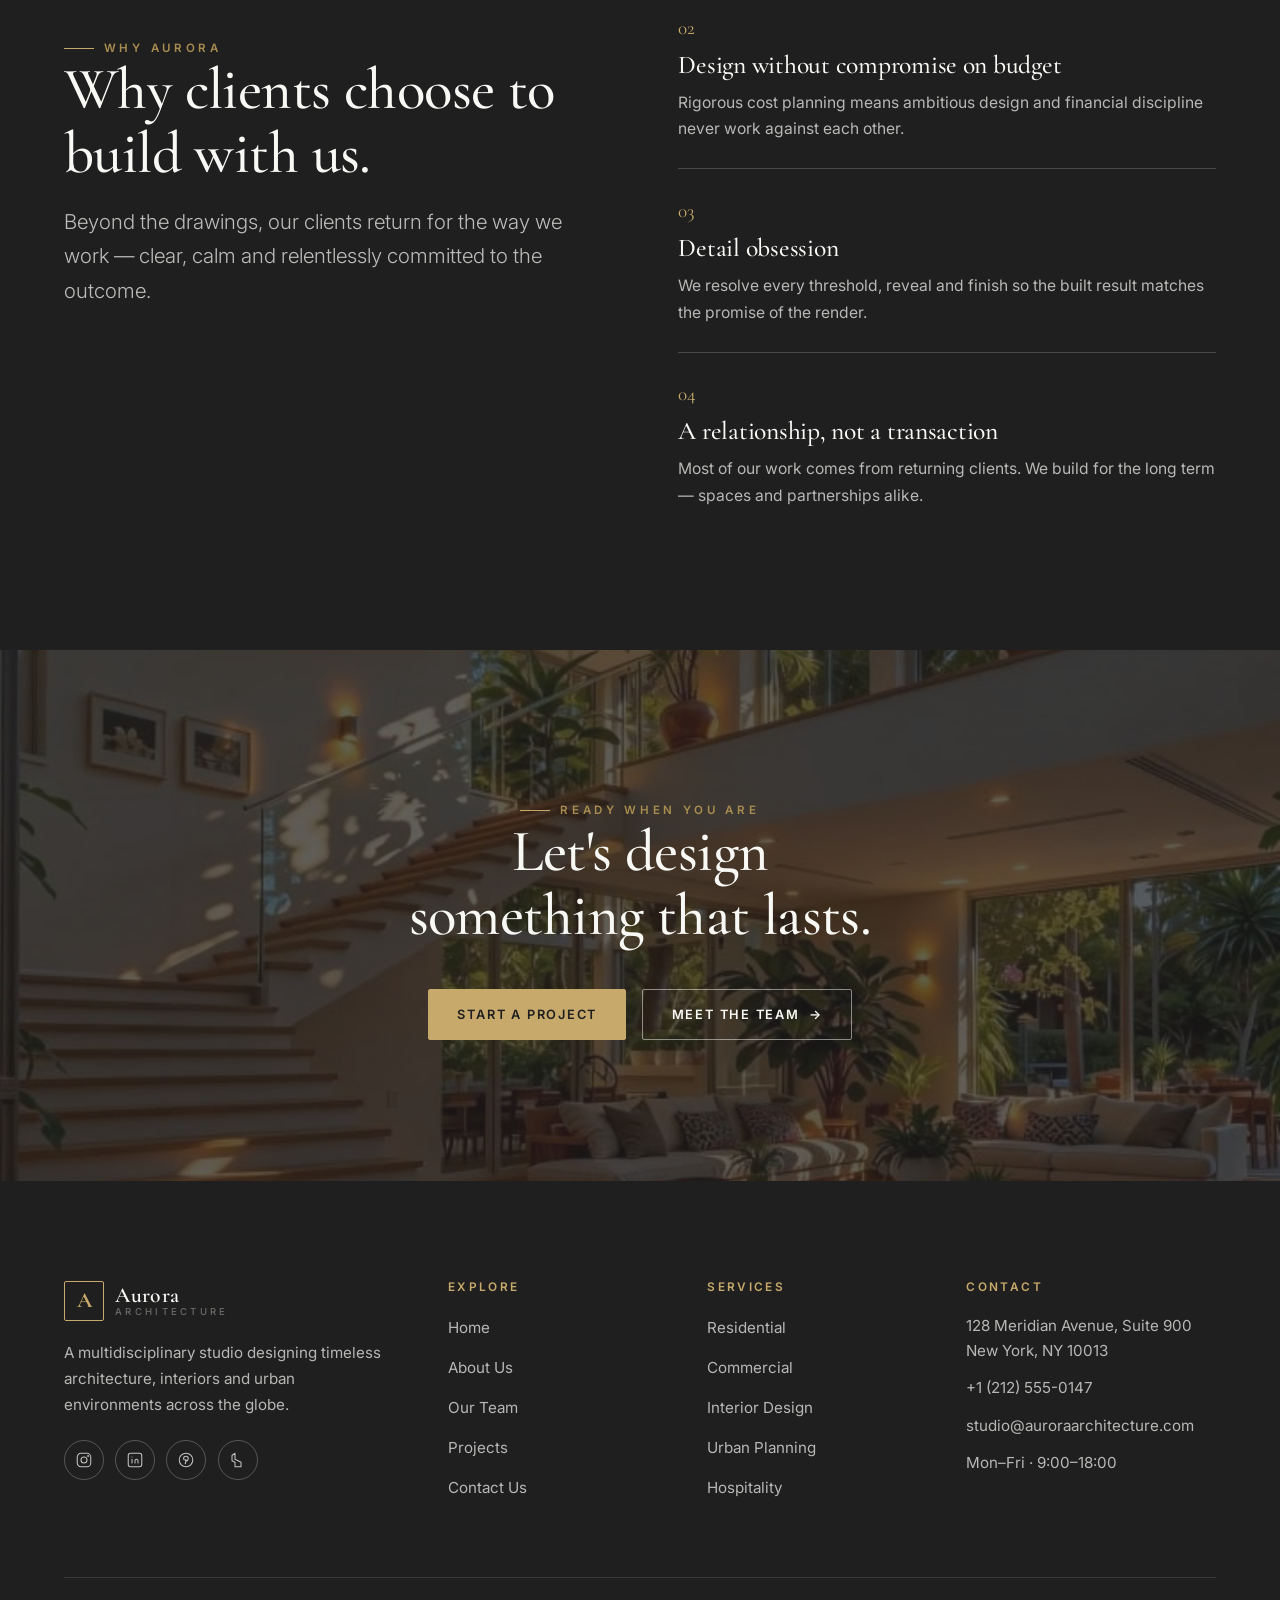
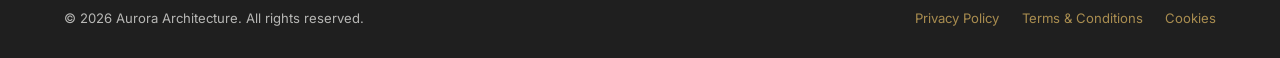
<file: about.html>
<!DOCTYPE html>
<html lang="en">
<head>
  <meta charset="UTF-8" />
  <meta name="viewport" content="width=device-width, initial-scale=1.0" />
  <title>About Us — Aurora Architecture</title>
  <meta name="description" content="Discover the story, vision and values behind Aurora Architecture — a multidisciplinary studio designing timeless residential, commercial and hospitality spaces since 2008." />
  <link rel="canonical" href="https://www.auroraarchitecture.com/about.html" />
  <meta name="theme-color" content="#1F1F1F" />
  <meta property="og:type" content="website" />
  <meta property="og:site_name" content="Aurora Architecture" />
  <meta property="og:title" content="About Aurora Architecture" />
  <meta property="og:description" content="The story, vision and values behind our multidisciplinary design studio." />
  <meta property="og:image" content="images/og-image.jpg" />
  <meta property="og:url" content="https://www.auroraarchitecture.com/about.html" />
  <meta name="twitter:card" content="summary_large_image" />
  <link rel="icon" href="favicon.ico" sizes="any" />
  <link rel="icon" href="favicon.svg" type="image/svg+xml" />
  <link rel="apple-touch-icon" href="images/favicon-180.png" />
  <link rel="preconnect" href="https://fonts.googleapis.com" />
  <link rel="preconnect" href="https://fonts.gstatic.com" crossorigin />
  <link href="https://fonts.googleapis.com/css2?family=Cormorant+Garamond:wght@400;500;600;700&family=Inter:wght@300;400;500;600;700&display=swap" rel="stylesheet" />
  <link rel="stylesheet" href="css/style.css" />
  <link rel="stylesheet" href="css/responsive.css" />
</head>
<body>
  <!-- ===================== HEADER ===================== -->
  <header class="site-header on-dark" id="site-header">
    <div class="container">
      <a href="index.html" class="brand" aria-label="Aurora Architecture — home">
        <span class="brand-mark">A</span>
        <span class="brand-text"><span class="brand-name">Aurora</span><span class="brand-tag">Architecture</span></span>
      </a>
      <nav class="nav" id="primary-nav" aria-label="Primary">
        <ul class="nav-list">
          <li><a class="nav-link" href="index.html">Home</a></li>
          <li><a class="nav-link active" href="about.html">About Us</a></li>
          <li><a class="nav-link" href="team.html">Our Team</a></li>
          <li><a class="nav-link" href="projects.html">Projects</a></li>
          <li><a class="nav-link" href="contact.html">Contact Us</a></li>
        </ul>
        <a class="btn btn-gold nav-cta" href="contact.html">Start a Project</a>
      </nav>
      <button class="hamburger" id="hamburger" aria-label="Open menu" aria-controls="primary-nav" aria-expanded="false"><span></span><span></span><span></span></button>
    </div>
  </header>
  <div class="nav-backdrop" id="nav-backdrop"></div>

  <main id="main">
    <!-- ===================== PAGE HERO ===================== -->
    <section class="page-hero">
      <div class="ph-media">
        <img src="images/loft-aerial.jpg" alt="Sunlit split-level living space designed by Aurora Architecture" />
      </div>
      <div class="container">
        <p class="breadcrumb reveal"><a href="index.html">Home</a> / About Us</p>
        <h1 class="reveal d1">A studio built on light, proportion and patience.</h1>
        <p class="lead reveal d2">For over fifteen years, Aurora has designed spaces that feel calm, considered and quietly extraordinary.</p>
      </div>
    </section>

    <!-- ===================== STORY ===================== -->
    <section class="section">
      <div class="container split">
        <div class="split-media reveal">
          <img src="images/floating-stairs-wood.jpg" alt="Sculptural floating timber staircase in a warmly lit living space" loading="lazy" />
          <div class="stat-badge">
            <div class="num">2008</div>
            <div class="lbl">Founded</div>
          </div>
        </div>
        <div class="split-copy reveal d2">
          <p class="eyebrow">Our Story</p>
          <h2>From a single drawing board to a global practice.</h2>
          <div class="body-copy" style="margin-top:1.4rem; color:var(--text-soft);">
            <p>Aurora began in a small studio in 2008, with a conviction that architecture should serve people first. What started as a handful of residential commissions has grown into a practice spanning three continents and every scale of the built environment.</p>
            <p>Yet our method hasn't changed. We still begin every project by hand, in conversation and on paper — understanding a site before we shape it, and a client before we design for them.</p>
            <p>Today, a close-knit team of architects, interior designers, engineers and planners carries that ethos into homes, workplaces, hotels and civic spaces around the world.</p>
          </div>
          <p class="signature">Aurora<small>Established MMVIII</small></p>
        </div>
      </div>
    </section>

    <!-- ===================== VISION & MISSION ===================== -->
    <section class="section section-tint">
      <div class="container split">
        <div class="split-copy reveal">
          <p class="eyebrow">Vision</p>
          <h2>To design spaces that outlive their moment.</h2>
          <div class="lead">We envision a built world defined by restraint and permanence — buildings that gain meaning with age rather than losing relevance.</div>
        </div>
        <div class="split-copy reveal d2">
          <p class="eyebrow">Mission</p>
          <h2>Craft that serves the people within it.</h2>
          <div class="lead">Our mission is to translate each client's aspirations into architecture of clarity and warmth — delivered with rigour, transparency and care at every stage.</div>
        </div>
      </div>
    </section>

    <!-- ===================== VALUES ===================== -->
    <section class="section">
      <div class="container">
        <div class="section-head reveal">
          <p class="eyebrow">Our Values</p>
          <h2>What guides the work</h2>
        </div>
        <div class="values-grid">
          <article class="value reveal">
            <div class="v-icon"><svg class="icon-svg" viewBox="0 0 24 24"><circle cx="12" cy="12" r="4"/><path d="M12 2v3M12 19v3M2 12h3M19 12h3M5 5l2 2M17 17l2 2M19 5l-2 2M7 17l-2 2"/></svg></div>
            <h3>Clarity</h3>
            <p>Simple, legible ideas executed with precision. If a decision cannot be explained, it does not belong.</p>
          </article>
          <article class="value reveal d1">
            <div class="v-icon"><svg class="icon-svg" viewBox="0 0 24 24"><path d="M12 3l2.5 5.5L20 9l-4 4 1 6-5-3-5 3 1-6-4-4 5.5-.5z"/></svg></div>
            <h3>Craft</h3>
            <p>We obsess over joints, thresholds and details — the small moments that make a space feel resolved.</p>
          </article>
          <article class="value reveal d2">
            <div class="v-icon"><svg class="icon-svg" viewBox="0 0 24 24"><path d="M12 22s8-4 8-11V5l-8-3-8 3v6c0 7 8 11 8 11z"/></svg></div>
            <h3>Integrity</h3>
            <p>Honest budgets, honest timelines, honest materials. Trust is the foundation of every lasting building.</p>
          </article>
          <article class="value reveal d3">
            <div class="v-icon"><svg class="icon-svg" viewBox="0 0 24 24"><path d="M3 20h18M6 20V9M18 20V9M4 9l8-6 8 6M9 20v-4a3 3 0 0 1 6 0v4"/></svg></div>
            <h3>Context</h3>
            <p>Every site has a story. We design in dialogue with landscape, climate and culture — never in isolation.</p>
          </article>
          <article class="value reveal d1">
            <div class="v-icon"><svg class="icon-svg" viewBox="0 0 24 24"><path d="M2 22c1.5-4 4-8 10-8s8.5 4 10 8M12 14V4M8 7l4-4 4 4"/></svg></div>
            <h3>Sustainability</h3>
            <p>Low-impact materials, passive strategies and buildings designed to last are our default, not an option.</p>
          </article>
          <article class="value reveal d2">
            <div class="v-icon"><svg class="icon-svg" viewBox="0 0 24 24"><circle cx="9" cy="8" r="3"/><circle cx="17" cy="10" r="2.4"/><path d="M3 21v-1a5 5 0 0 1 10 0v1M14 21v-1a4 4 0 0 1 7-2.6"/></svg></div>
            <h3>Collaboration</h3>
            <p>The best work emerges between disciplines. We design with clients, engineers and makers as one team.</p>
          </article>
        </div>
      </div>
    </section>

    <!-- ===================== TIMELINE ===================== -->
    <section class="section section-tint">
      <div class="container">
        <div class="section-head centered reveal">
          <p class="eyebrow centered">Our Journey</p>
          <h2>A timeline of milestones</h2>
        </div>
        <div class="timeline">
          <div class="tl-item reveal">
            <div class="tl-year">2008</div>
            <h3>The studio opens</h3>
            <p>Aurora is founded in New York with three architects and a first residential commission on Long Island.</p>
          </div>
          <div class="tl-item reveal">
            <div class="tl-year">2013</div>
            <h3>First landmark award</h3>
            <p>Our Solstice House earns international recognition, establishing the studio's voice in modern residential design.</p>
          </div>
          <div class="tl-item reveal">
            <div class="tl-year">2017</div>
            <h3>Expanding disciplines</h3>
            <p>We open dedicated interior design and urban planning practices, becoming a fully integrated studio.</p>
          </div>
          <div class="tl-item reveal">
            <div class="tl-year">2021</div>
            <h3>Going global</h3>
            <p>New satellite studios in Lisbon and Singapore extend our work across fourteen countries.</p>
          </div>
          <div class="tl-item reveal">
            <div class="tl-year">2024</div>
            <h3>240 projects delivered</h3>
            <p>The Meridian Loft marks our 240th completed project — and the beginning of the next chapter.</p>
          </div>
        </div>
      </div>
    </section>

    <!-- ===================== WHY CHOOSE ===================== -->
    <section class="section section-dark">
      <div class="container split">
        <div class="split-copy reveal">
          <p class="eyebrow">Why Aurora</p>
          <h2>Why clients choose to build with us.</h2>
          <div class="lead">Beyond the drawings, our clients return for the way we work — clear, calm and relentlessly committed to the outcome.</div>
        </div>
        <div class="reveal d2">
          <div class="principles" style="grid-template-columns:1fr; gap:0; margin-top:0;">
            <div class="principle" style="border-top:none; padding-top:0; padding-bottom:1.6rem;">
              <div class="p-num">01</div>
              <h3>Single point of accountability</h3>
              <p>One integrated team from concept to completion — no gaps, no finger-pointing, no lost intent.</p>
            </div>
            <div class="principle" style="padding-block:1.6rem;">
              <div class="p-num">02</div>
              <h3>Design without compromise on budget</h3>
              <p>Rigorous cost planning means ambitious design and financial discipline never work against each other.</p>
            </div>
            <div class="principle" style="padding-block:1.6rem;">
              <div class="p-num">03</div>
              <h3>Detail obsession</h3>
              <p>We resolve every threshold, reveal and finish so the built result matches the promise of the render.</p>
            </div>
            <div class="principle" style="padding-top:1.6rem; padding-bottom:0;">
              <div class="p-num">04</div>
              <h3>A relationship, not a transaction</h3>
              <p>Most of our work comes from returning clients. We build for the long term — spaces and partnerships alike.</p>
            </div>
          </div>
        </div>
      </div>
    </section>

    <!-- ===================== CTA ===================== -->
    <section class="section cta-banner">
      <div class="cta-media"><img src="images/atrium-skylight.jpg" alt="Light-filled atrium interior" loading="lazy" /></div>
      <div class="container">
        <p class="eyebrow centered reveal">Ready When You Are</p>
        <h2 class="reveal d1">Let's design something that lasts.</h2>
        <div class="hero-actions reveal d2">
          <a href="contact.html" class="btn btn-solid-gold">Start a Project</a>
          <a href="team.html" class="btn btn-light">Meet the Team <span class="arrow">&rarr;</span></a>
        </div>
      </div>
    </section>
  </main>

  <!-- ===================== FOOTER ===================== -->
  <footer class="site-footer">
    <div class="container">
      <div class="footer-top">
        <div class="footer-brand">
          <a href="index.html" class="brand" aria-label="Aurora Architecture — home">
            <span class="brand-mark">A</span>
            <span class="brand-text"><span class="brand-name">Aurora</span><span class="brand-tag">Architecture</span></span>
          </a>
          <p>A multidisciplinary studio designing timeless architecture, interiors and urban environments across the globe.</p>
          <div class="footer-social">
            <a href="#" aria-label="Instagram"><svg class="icon-svg" viewBox="0 0 24 24" style="width:18px;height:18px"><rect x="3" y="3" width="18" height="18" rx="5"/><circle cx="12" cy="12" r="4"/><circle cx="17.5" cy="6.5" r="0.6" fill="currentColor"/></svg></a>
            <a href="#" aria-label="LinkedIn"><svg class="icon-svg" viewBox="0 0 24 24" style="width:18px;height:18px"><rect x="3" y="3" width="18" height="18" rx="3"/><path d="M8 11v5M8 8v.01M12 16v-3a2 2 0 0 1 4 0v3"/></svg></a>
            <a href="#" aria-label="Pinterest"><svg class="icon-svg" viewBox="0 0 24 24" style="width:18px;height:18px"><circle cx="12" cy="12" r="9"/><path d="M12 7c-2 0-3.2 1.3-3.2 2.9 0 .8.4 1.6 1 1.9M12 7c2 0 3 1.2 3 2.8 0 2-1 3.4-2.6 3.4-.8 0-1.3-.6-1.1-1.4M11 17l1.3-5"/></svg></a>
            <a href="#" aria-label="Houzz"><svg class="icon-svg" viewBox="0 0 24 24" style="width:18px;height:18px"><path d="M8 3v8l8 4v6H8v-6l-4-2V6z"/></svg></a>
          </div>
        </div>
        <div class="footer-col">
          <h4>Explore</h4>
          <ul>
            <li><a href="index.html">Home</a></li>
            <li><a href="about.html">About Us</a></li>
            <li><a href="team.html">Our Team</a></li>
            <li><a href="projects.html">Projects</a></li>
            <li><a href="contact.html">Contact Us</a></li>
          </ul>
        </div>
        <div class="footer-col">
          <h4>Services</h4>
          <ul>
            <li><a href="projects.html">Residential</a></li>
            <li><a href="projects.html">Commercial</a></li>
            <li><a href="projects.html">Interior Design</a></li>
            <li><a href="projects.html">Urban Planning</a></li>
            <li><a href="projects.html">Hospitality</a></li>
          </ul>
        </div>
        <div class="footer-col">
          <h4>Contact</h4>
          <ul class="footer-contact">
            <li>128 Meridian Avenue, Suite 900<br />New York, NY 10013</li>
            <li><a href="tel:+12125550147">+1 (212) 555-0147</a></li>
            <li><a href="mailto:studio@auroraarchitecture.com">studio@auroraarchitecture.com</a></li>
            <li>Mon–Fri · 9:00–18:00</li>
          </ul>
        </div>
      </div>
      <div class="footer-bottom">
        <p>&copy; <span data-year>2026</span> Aurora Architecture. All rights reserved.</p>
        <div class="legal">
          <a href="#">Privacy Policy</a>
          <a href="#">Terms &amp; Conditions</a>
          <a href="#">Cookies</a>
        </div>
      </div>
    </div>
  </footer>

  <button class="to-top" aria-label="Back to top">
    <svg class="icon-svg" viewBox="0 0 24 24" style="width:18px;height:18px"><path d="M12 19V5M5 12l7-7 7 7"/></svg>
  </button>
  <script src="js/main.js" defer></script>
</body>
</html>
</file>
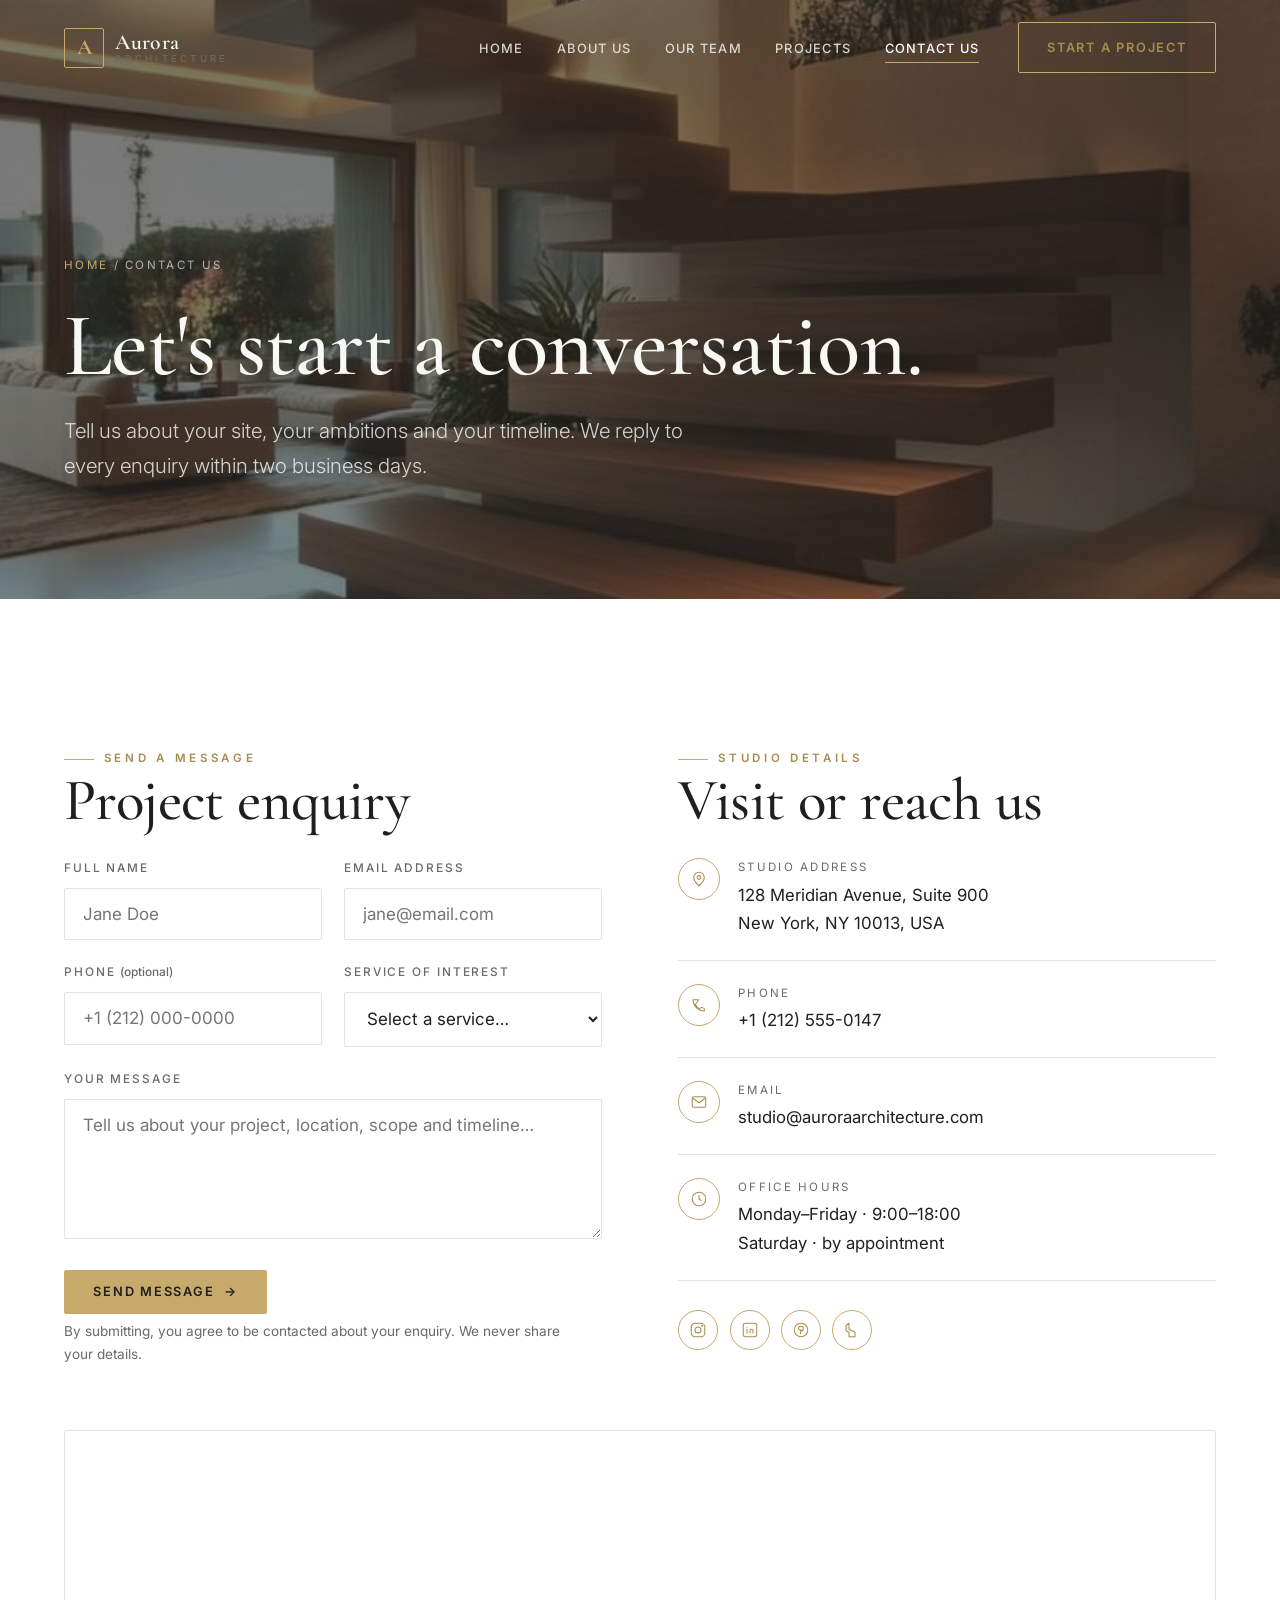
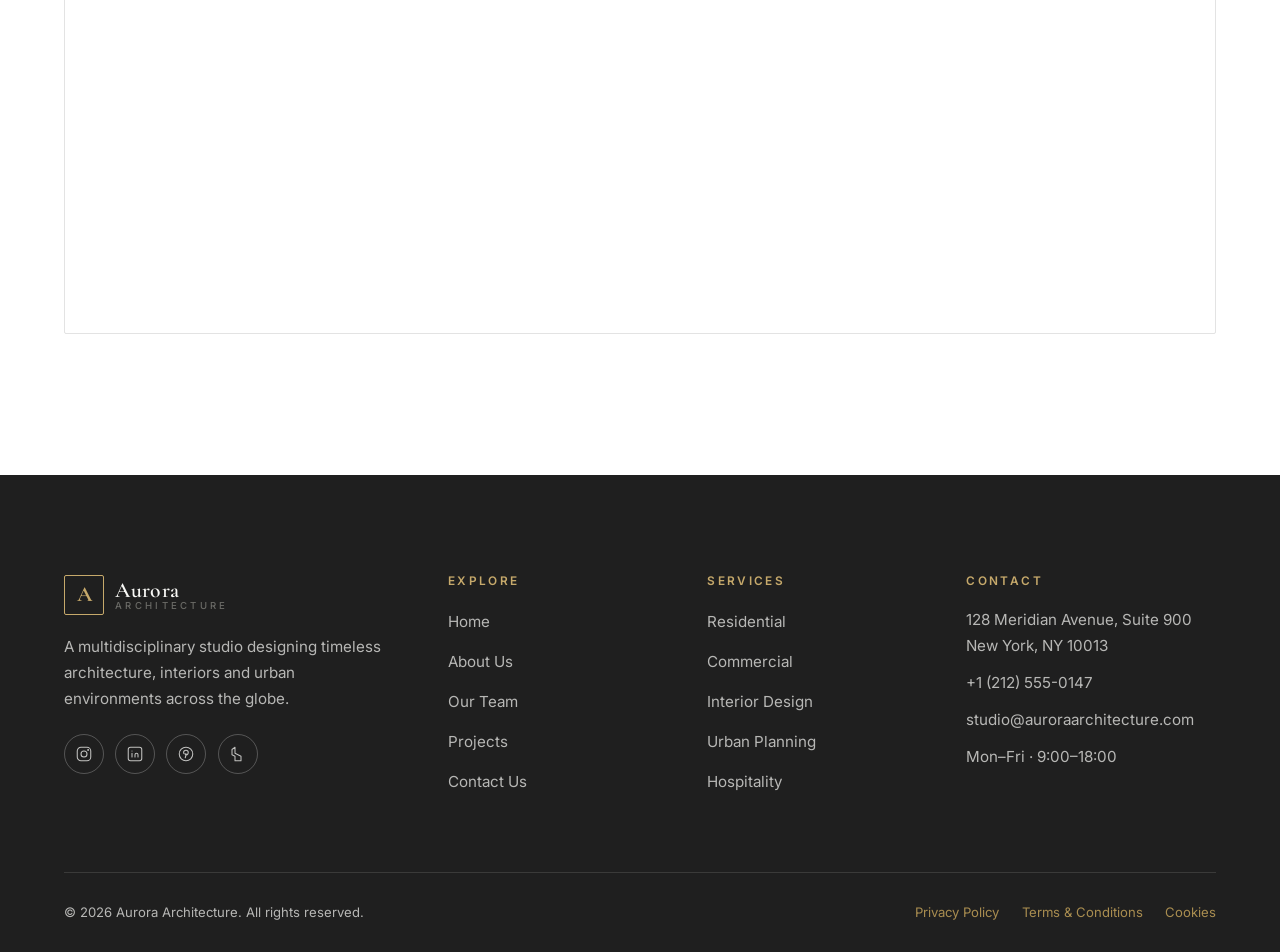
<file: contact.html>
<!DOCTYPE html>
<html lang="en">
<head>
  <meta charset="UTF-8" />
  <meta name="viewport" content="width=device-width, initial-scale=1.0" />
  <title>Contact Us — Aurora Architecture</title>
  <meta name="description" content="Start a conversation with Aurora Architecture. Visit our New York studio, call, email, or send us your project brief — we'd love to hear from you." />
  <link rel="canonical" href="https://www.auroraarchitecture.com/contact.html" />
  <meta name="theme-color" content="#1F1F1F" />
  <meta property="og:type" content="website" />
  <meta property="og:site_name" content="Aurora Architecture" />
  <meta property="og:title" content="Contact Aurora Architecture" />
  <meta property="og:description" content="Start a conversation about your project." />
  <meta property="og:image" content="images/og-image.jpg" />
  <meta property="og:url" content="https://www.auroraarchitecture.com/contact.html" />
  <meta name="twitter:card" content="summary_large_image" />
  <link rel="icon" href="favicon.ico" sizes="any" />
  <link rel="icon" href="favicon.svg" type="image/svg+xml" />
  <link rel="apple-touch-icon" href="images/favicon-180.png" />
  <link rel="preconnect" href="https://fonts.googleapis.com" />
  <link rel="preconnect" href="https://fonts.gstatic.com" crossorigin />
  <link href="https://fonts.googleapis.com/css2?family=Cormorant+Garamond:wght@400;500;600;700&family=Inter:wght@300;400;500;600;700&display=swap" rel="stylesheet" />
  <link rel="stylesheet" href="css/style.css" />
  <link rel="stylesheet" href="css/responsive.css" />
</head>
<body>
  <header class="site-header on-dark" id="site-header">
    <div class="container">
      <a href="index.html" class="brand" aria-label="Aurora Architecture — home">
        <span class="brand-mark">A</span>
        <span class="brand-text"><span class="brand-name">Aurora</span><span class="brand-tag">Architecture</span></span>
      </a>
      <nav class="nav" id="primary-nav" aria-label="Primary">
        <ul class="nav-list">
          <li><a class="nav-link" href="index.html">Home</a></li>
          <li><a class="nav-link" href="about.html">About Us</a></li>
          <li><a class="nav-link" href="team.html">Our Team</a></li>
          <li><a class="nav-link" href="projects.html">Projects</a></li>
          <li><a class="nav-link active" href="contact.html">Contact Us</a></li>
        </ul>
        <a class="btn btn-gold nav-cta" href="contact.html">Start a Project</a>
      </nav>
      <button class="hamburger" id="hamburger" aria-label="Open menu" aria-controls="primary-nav" aria-expanded="false"><span></span><span></span><span></span></button>
    </div>
  </header>
  <div class="nav-backdrop" id="nav-backdrop"></div>

  <main id="main">
    <section class="page-hero">
      <div class="ph-media"><img src="images/floating-stairs-wood.jpg" alt="Sculptural staircase in a warmly lit Aurora interior" /></div>
      <div class="container">
        <p class="breadcrumb reveal"><a href="index.html">Home</a> / Contact Us</p>
        <h1 class="reveal d1">Let's start a conversation.</h1>
        <p class="lead reveal d2">Tell us about your site, your ambitions and your timeline. We reply to every enquiry within two business days.</p>
      </div>
    </section>

    <section class="section">
      <div class="container">
        <div class="contact-layout">
          <!-- FORM -->
          <div class="reveal">
            <p class="eyebrow">Send a Message</p>
            <h2 style="margin-bottom:1.6rem;">Project enquiry</h2>

            <div class="form-success" role="status">
              <svg class="icon-svg" viewBox="0 0 24 24" style="width:20px;height:20px;flex:none;"><path d="M20 6L9 17l-5-5"/></svg>
              <span>Thank you — your message has been sent. We'll be in touch shortly.</span>
            </div>

            <form id="contact-form" novalidate>
              <div class="form-row">
                <div class="form-field">
                  <label for="name">Full Name</label>
                  <input type="text" id="name" name="name" autocomplete="name" placeholder="Jane Doe" />
                  <span class="field-error">Please enter your name.</span>
                </div>
                <div class="form-field">
                  <label for="email">Email Address</label>
                  <input type="email" id="email" name="email" autocomplete="email" placeholder="jane@email.com" />
                  <span class="field-error">Please enter a valid email address.</span>
                </div>
              </div>
              <div class="form-row">
                <div class="form-field">
                  <label for="phone">Phone <span style="text-transform:none;letter-spacing:0;">(optional)</span></label>
                  <input type="tel" id="phone" name="phone" autocomplete="tel" placeholder="+1 (212) 000-0000" />
                </div>
                <div class="form-field">
                  <label for="service">Service of Interest</label>
                  <select id="service" name="service">
                    <option value="">Select a service…</option>
                    <option>Residential Architecture</option>
                    <option>Commercial Architecture</option>
                    <option>Interior Design</option>
                    <option>Urban Planning</option>
                    <option>Hospitality</option>
                    <option>Renovation</option>
                  </select>
                </div>
              </div>
              <div class="form-field">
                <label for="message">Your Message</label>
                <textarea id="message" name="message" placeholder="Tell us about your project, location, scope and timeline…"></textarea>
                <span class="field-error">Please share a few details (at least 10 characters).</span>
              </div>
              <button type="submit" class="btn btn-solid-gold">Send Message <span class="arrow">&rarr;</span></button>
              <p class="form-note">By submitting, you agree to be contacted about your enquiry. We never share your details.</p>
            </form>
          </div>

          <!-- INFO -->
          <div class="contact-info reveal d2">
            <p class="eyebrow">Studio Details</p>
            <h2 style="margin-bottom:1.6rem;">Visit or reach us</h2>

            <div class="info-item">
              <span class="ii-icon"><svg class="icon-svg" viewBox="0 0 24 24" style="width:18px;height:18px"><path d="M12 21s-7-6-7-11a7 7 0 0 1 14 0c0 5-7 11-7 11z"/><circle cx="12" cy="10" r="2.5"/></svg></span>
              <div>
                <div class="ii-label">Studio Address</div>
                <div class="ii-value">128 Meridian Avenue, Suite 900<br />New York, NY 10013, USA</div>
              </div>
            </div>
            <div class="info-item">
              <span class="ii-icon"><svg class="icon-svg" viewBox="0 0 24 24" style="width:18px;height:18px"><path d="M4 5c0 8 7 15 15 15l0-3.5-4-1.5-2 2a12 12 0 0 1-6-6l2-2L11.5 5z"/></svg></span>
              <div>
                <div class="ii-label">Phone</div>
                <div class="ii-value"><a href="tel:+12125550147">+1 (212) 555-0147</a></div>
              </div>
            </div>
            <div class="info-item">
              <span class="ii-icon"><svg class="icon-svg" viewBox="0 0 24 24" style="width:18px;height:18px"><rect x="3" y="5" width="18" height="14" rx="2"/><path d="M4 7l8 6 8-6"/></svg></span>
              <div>
                <div class="ii-label">Email</div>
                <div class="ii-value"><a href="mailto:studio@auroraarchitecture.com">studio@auroraarchitecture.com</a></div>
              </div>
            </div>
            <div class="info-item">
              <span class="ii-icon"><svg class="icon-svg" viewBox="0 0 24 24" style="width:18px;height:18px"><circle cx="12" cy="12" r="9"/><path d="M12 7v5l3 2"/></svg></span>
              <div>
                <div class="ii-label">Office Hours</div>
                <div class="ii-value">Monday–Friday · 9:00–18:00<br />Saturday · by appointment</div>
              </div>
            </div>

            <div class="footer-social" style="margin-top:1.8rem;">
              <a href="#" aria-label="Instagram" style="border-color:var(--gold);color:var(--gold-dark);"><svg class="icon-svg" viewBox="0 0 24 24" style="width:18px;height:18px"><rect x="3" y="3" width="18" height="18" rx="5"/><circle cx="12" cy="12" r="4"/><circle cx="17.5" cy="6.5" r="0.6" fill="currentColor"/></svg></a>
              <a href="#" aria-label="LinkedIn" style="border-color:var(--gold);color:var(--gold-dark);"><svg class="icon-svg" viewBox="0 0 24 24" style="width:18px;height:18px"><rect x="3" y="3" width="18" height="18" rx="3"/><path d="M8 11v5M8 8v.01M12 16v-3a2 2 0 0 1 4 0v3"/></svg></a>
              <a href="#" aria-label="Pinterest" style="border-color:var(--gold);color:var(--gold-dark);"><svg class="icon-svg" viewBox="0 0 24 24" style="width:18px;height:18px"><circle cx="12" cy="12" r="9"/><path d="M12 7c-2 0-3.2 1.3-3.2 2.9 0 .8.4 1.6 1 1.9M12 7c2 0 3 1.2 3 2.8 0 2-1 3.4-2.6 3.4-.8 0-1.3-.6-1.1-1.4M11 17l1.3-5"/></svg></a>
              <a href="#" aria-label="Houzz" style="border-color:var(--gold);color:var(--gold-dark);"><svg class="icon-svg" viewBox="0 0 24 24" style="width:18px;height:18px"><path d="M8 3v8l8 4v6H8v-6l-4-2V6z"/></svg></a>
            </div>
          </div>
        </div>

        <!-- MAP -->
        <div class="map-embed reveal">
          <iframe
            title="Aurora Architecture studio location map"
            src="https://www.openstreetmap.org/export/embed.html?bbox=-74.0170%2C40.7150%2C-74.0000%2C40.7250&amp;layer=mapnik&amp;marker=40.7200%2C-74.0085"
            loading="lazy" referrerpolicy="no-referrer-when-downgrade"></iframe>
        </div>
      </div>
    </section>
  </main>

  <footer class="site-footer">
    <div class="container">
      <div class="footer-top">
        <div class="footer-brand">
          <a href="index.html" class="brand" aria-label="Aurora Architecture — home">
            <span class="brand-mark">A</span>
            <span class="brand-text"><span class="brand-name">Aurora</span><span class="brand-tag">Architecture</span></span>
          </a>
          <p>A multidisciplinary studio designing timeless architecture, interiors and urban environments across the globe.</p>
          <div class="footer-social">
            <a href="#" aria-label="Instagram"><svg class="icon-svg" viewBox="0 0 24 24" style="width:18px;height:18px"><rect x="3" y="3" width="18" height="18" rx="5"/><circle cx="12" cy="12" r="4"/><circle cx="17.5" cy="6.5" r="0.6" fill="currentColor"/></svg></a>
            <a href="#" aria-label="LinkedIn"><svg class="icon-svg" viewBox="0 0 24 24" style="width:18px;height:18px"><rect x="3" y="3" width="18" height="18" rx="3"/><path d="M8 11v5M8 8v.01M12 16v-3a2 2 0 0 1 4 0v3"/></svg></a>
            <a href="#" aria-label="Pinterest"><svg class="icon-svg" viewBox="0 0 24 24" style="width:18px;height:18px"><circle cx="12" cy="12" r="9"/><path d="M12 7c-2 0-3.2 1.3-3.2 2.9 0 .8.4 1.6 1 1.9M12 7c2 0 3 1.2 3 2.8 0 2-1 3.4-2.6 3.4-.8 0-1.3-.6-1.1-1.4M11 17l1.3-5"/></svg></a>
            <a href="#" aria-label="Houzz"><svg class="icon-svg" viewBox="0 0 24 24" style="width:18px;height:18px"><path d="M8 3v8l8 4v6H8v-6l-4-2V6z"/></svg></a>
          </div>
        </div>
        <div class="footer-col">
          <h4>Explore</h4>
          <ul>
            <li><a href="index.html">Home</a></li>
            <li><a href="about.html">About Us</a></li>
            <li><a href="team.html">Our Team</a></li>
            <li><a href="projects.html">Projects</a></li>
            <li><a href="contact.html">Contact Us</a></li>
          </ul>
        </div>
        <div class="footer-col">
          <h4>Services</h4>
          <ul>
            <li><a href="projects.html">Residential</a></li>
            <li><a href="projects.html">Commercial</a></li>
            <li><a href="projects.html">Interior Design</a></li>
            <li><a href="projects.html">Urban Planning</a></li>
            <li><a href="projects.html">Hospitality</a></li>
          </ul>
        </div>
        <div class="footer-col">
          <h4>Contact</h4>
          <ul class="footer-contact">
            <li>128 Meridian Avenue, Suite 900<br />New York, NY 10013</li>
            <li><a href="tel:+12125550147">+1 (212) 555-0147</a></li>
            <li><a href="mailto:studio@auroraarchitecture.com">studio@auroraarchitecture.com</a></li>
            <li>Mon–Fri · 9:00–18:00</li>
          </ul>
        </div>
      </div>
      <div class="footer-bottom">
        <p>&copy; <span data-year>2026</span> Aurora Architecture. All rights reserved.</p>
        <div class="legal">
          <a href="#">Privacy Policy</a>
          <a href="#">Terms &amp; Conditions</a>
          <a href="#">Cookies</a>
        </div>
      </div>
    </div>
  </footer>

  <button class="to-top" aria-label="Back to top">
    <svg class="icon-svg" viewBox="0 0 24 24" style="width:18px;height:18px"><path d="M12 19V5M5 12l7-7 7 7"/></svg>
  </button>
  <script src="js/main.js" defer></script>
</body>
</html>
</file>
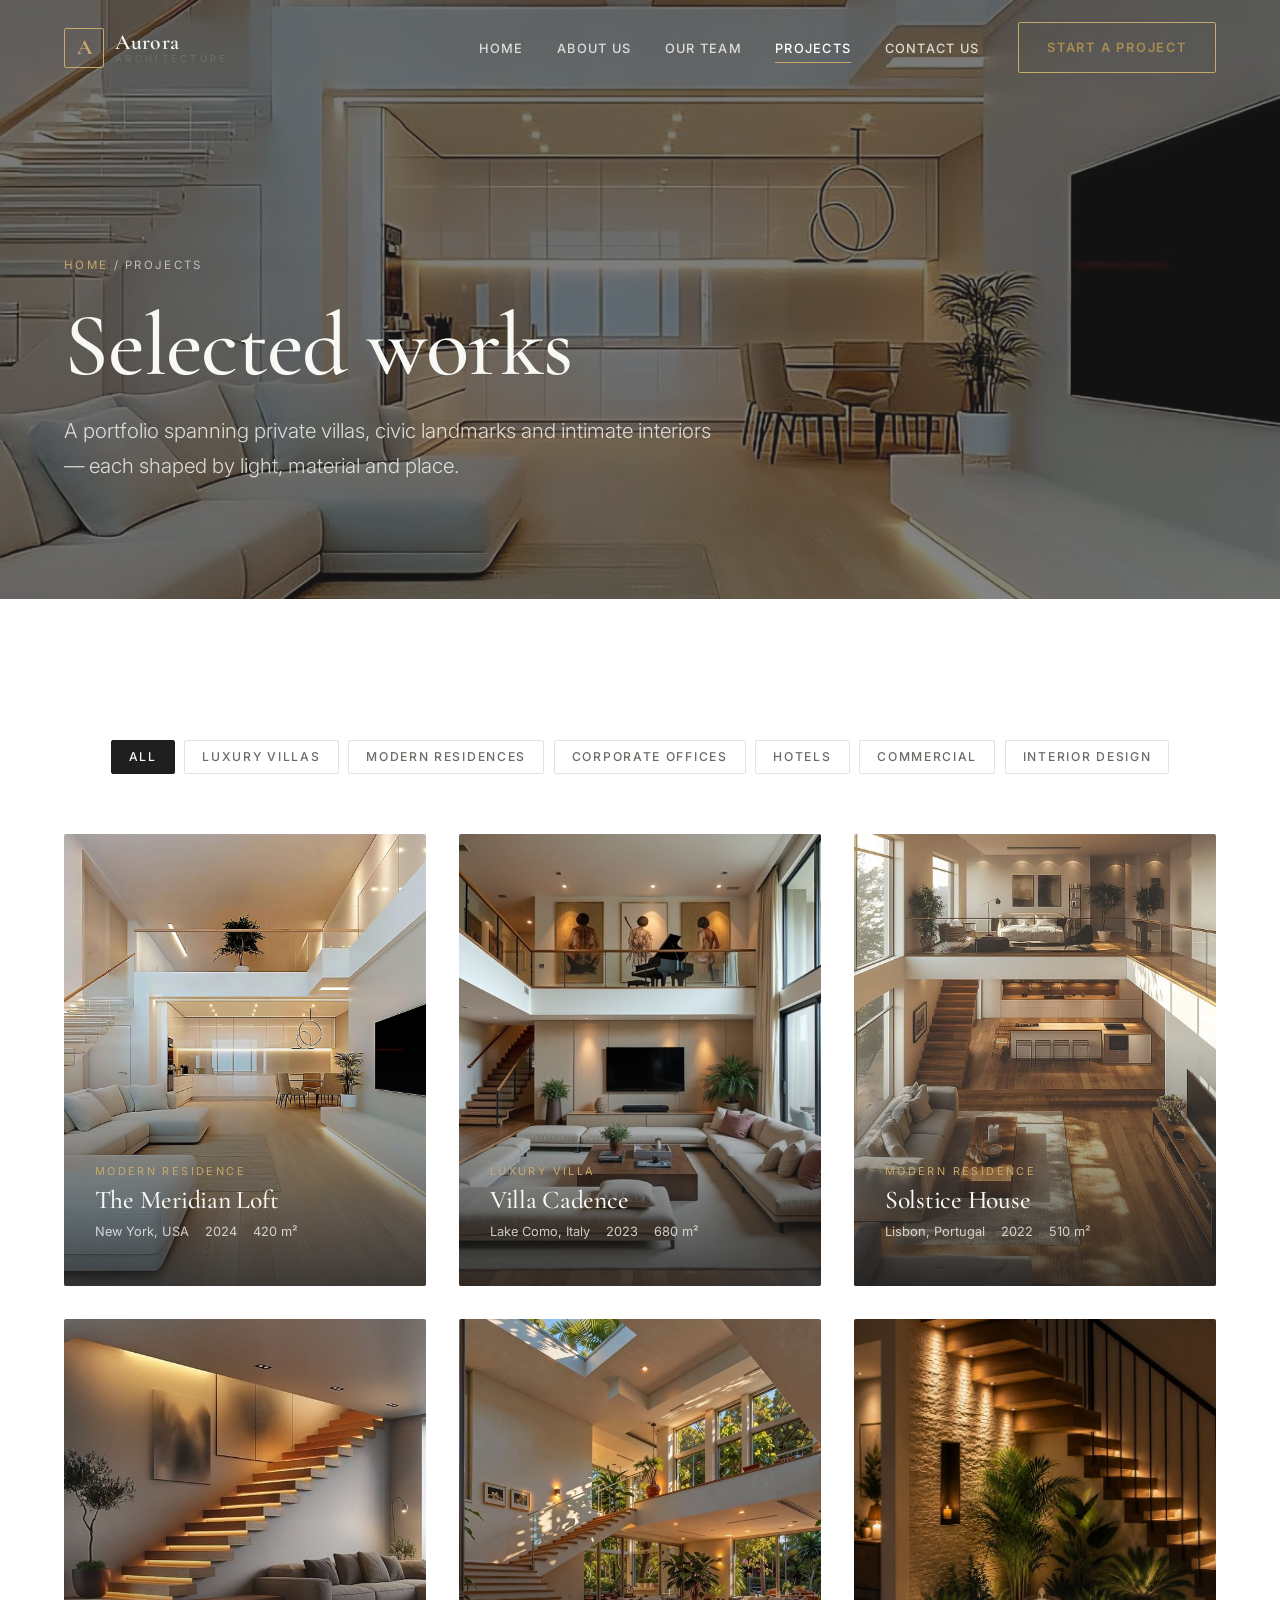
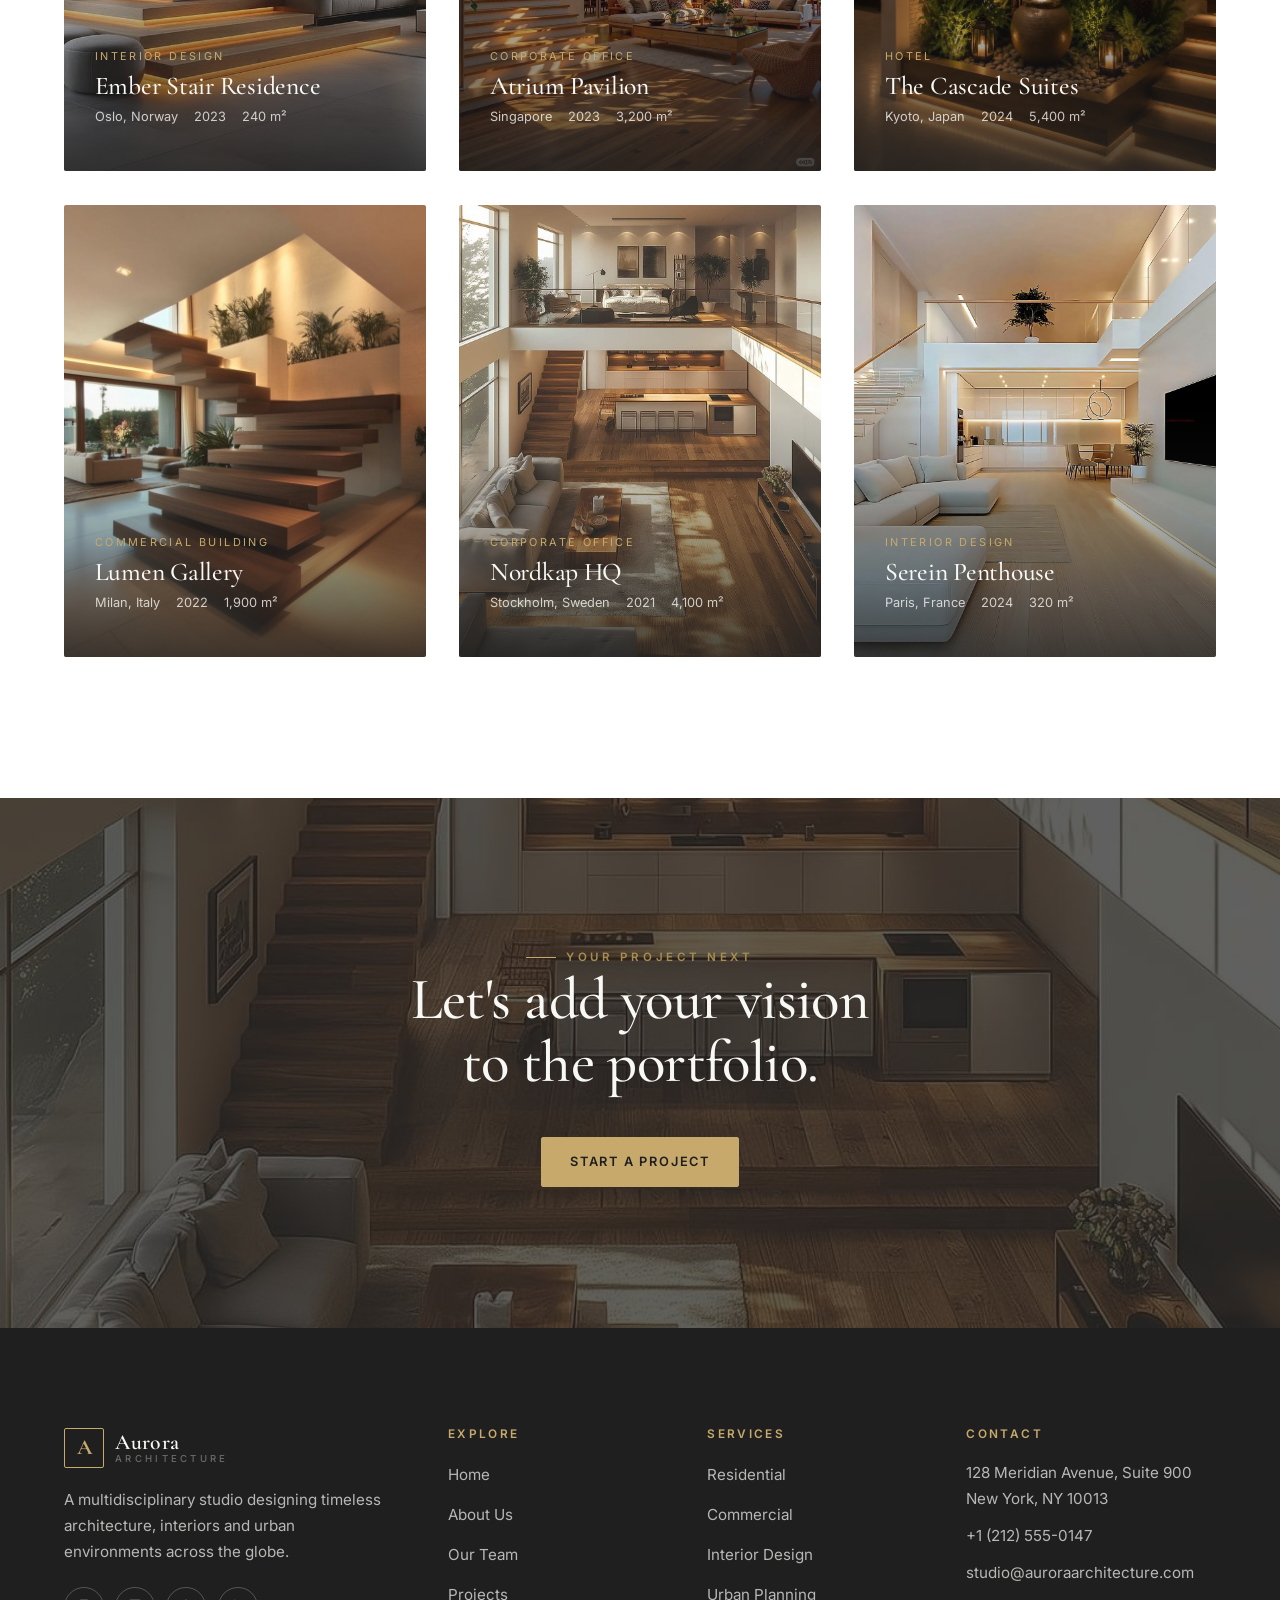
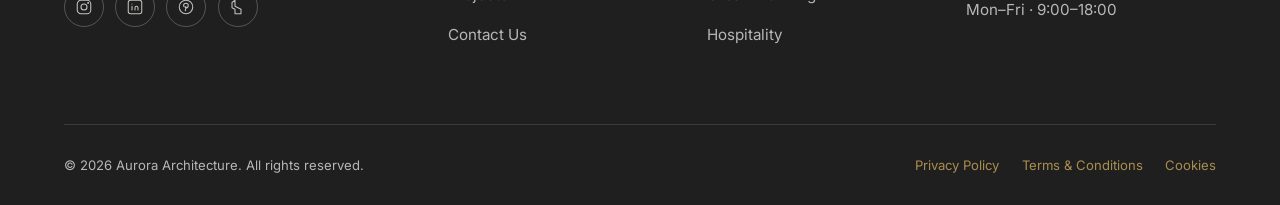
<file: projects.html>
<!DOCTYPE html>
<html lang="en">
<head>
  <meta charset="UTF-8" />
  <meta name="viewport" content="width=device-width, initial-scale=1.0" />
  <title>Projects — Aurora Architecture</title>
  <meta name="description" content="Explore Aurora Architecture's portfolio of luxury villas, modern residences, corporate offices, hotels, commercial buildings and interior design projects worldwide." />
  <link rel="canonical" href="https://www.auroraarchitecture.com/projects.html" />
  <meta name="theme-color" content="#1F1F1F" />
  <meta property="og:type" content="website" />
  <meta property="og:site_name" content="Aurora Architecture" />
  <meta property="og:title" content="Projects — Aurora Architecture" />
  <meta property="og:description" content="A portfolio of timeless residential, commercial and hospitality design." />
  <meta property="og:image" content="images/og-image.jpg" />
  <meta property="og:url" content="https://www.auroraarchitecture.com/projects.html" />
  <meta name="twitter:card" content="summary_large_image" />
  <link rel="icon" href="favicon.ico" sizes="any" />
  <link rel="icon" href="favicon.svg" type="image/svg+xml" />
  <link rel="apple-touch-icon" href="images/favicon-180.png" />
  <link rel="preconnect" href="https://fonts.googleapis.com" />
  <link rel="preconnect" href="https://fonts.gstatic.com" crossorigin />
  <link href="https://fonts.googleapis.com/css2?family=Cormorant+Garamond:wght@400;500;600;700&family=Inter:wght@300;400;500;600;700&display=swap" rel="stylesheet" />
  <link rel="stylesheet" href="css/style.css" />
  <link rel="stylesheet" href="css/responsive.css" />
</head>
<body>
  <header class="site-header on-dark" id="site-header">
    <div class="container">
      <a href="index.html" class="brand" aria-label="Aurora Architecture — home">
        <span class="brand-mark">A</span>
        <span class="brand-text"><span class="brand-name">Aurora</span><span class="brand-tag">Architecture</span></span>
      </a>
      <nav class="nav" id="primary-nav" aria-label="Primary">
        <ul class="nav-list">
          <li><a class="nav-link" href="index.html">Home</a></li>
          <li><a class="nav-link" href="about.html">About Us</a></li>
          <li><a class="nav-link" href="team.html">Our Team</a></li>
          <li><a class="nav-link active" href="projects.html">Projects</a></li>
          <li><a class="nav-link" href="contact.html">Contact Us</a></li>
        </ul>
        <a class="btn btn-gold nav-cta" href="contact.html">Start a Project</a>
      </nav>
      <button class="hamburger" id="hamburger" aria-label="Open menu" aria-controls="primary-nav" aria-expanded="false"><span></span><span></span><span></span></button>
    </div>
  </header>
  <div class="nav-backdrop" id="nav-backdrop"></div>

  <main id="main">
    <section class="page-hero">
      <div class="ph-media"><img src="images/interior-loft-white.jpg" alt="Minimalist double-height living space by Aurora Architecture" /></div>
      <div class="container">
        <p class="breadcrumb reveal"><a href="index.html">Home</a> / Projects</p>
        <h1 class="reveal d1">Selected works</h1>
        <p class="lead reveal d2">A portfolio spanning private villas, civic landmarks and intimate interiors — each shaped by light, material and place.</p>
      </div>
    </section>

    <section class="section">
      <div class="container">
        <!-- Filters -->
        <div class="filters reveal" role="tablist" aria-label="Filter projects by category">
          <button class="filter-btn active" data-filter="all">All</button>
          <button class="filter-btn" data-filter="villa">Luxury Villas</button>
          <button class="filter-btn" data-filter="residence">Modern Residences</button>
          <button class="filter-btn" data-filter="office">Corporate Offices</button>
          <button class="filter-btn" data-filter="hotel">Hotels</button>
          <button class="filter-btn" data-filter="commercial">Commercial</button>
          <button class="filter-btn" data-filter="interior">Interior Design</button>
        </div>

        <!-- Grid -->
        <div class="projects-grid">
          <article class="project-card" data-category="residence">
            <div class="project-thumb"><img src="images/interior-loft-white.jpg" alt="The Meridian Loft — pale oak and white double-height living space" loading="lazy" /></div>
            <div class="project-overlay">
              <span class="cat">Modern Residence</span>
              <h3>The Meridian Loft</h3>
              <div class="meta"><span>New York, USA</span><span>2024</span><span>420 m²</span></div>
              <p class="desc">A duplex reimagined around a full-height void, where light pours between floors and pale oak grounds the white palette.</p>
            </div>
          </article>

          <article class="project-card" data-category="villa">
            <div class="project-thumb"><img src="images/living-piano.jpg" alt="Villa Cadence — double-height living room with a grand piano on the mezzanine" loading="lazy" /></div>
            <div class="project-overlay">
              <span class="cat">Luxury Villa</span>
              <h3>Villa Cadence</h3>
              <div class="meta"><span>Lake Como, Italy</span><span>2023</span><span>680 m²</span></div>
              <p class="desc">A lakeside villa organised around music and gathering, with a mezzanine gallery overlooking the double-height salon.</p>
            </div>
          </article>

          <article class="project-card" data-category="residence">
            <div class="project-thumb"><img src="images/loft-aerial.jpg" alt="Solstice House — sunlit split-level open-plan interior" loading="lazy" /></div>
            <div class="project-overlay">
              <span class="cat">Modern Residence</span>
              <h3>Solstice House</h3>
              <div class="meta"><span>Lisbon, Portugal</span><span>2022</span><span>510 m²</span></div>
              <p class="desc">Split levels follow the hillside, choreographing the sun's path from morning kitchen to evening living room.</p>
            </div>
          </article>

          <article class="project-card" data-category="interior">
            <div class="project-thumb"><img src="images/floating-stairs-led.jpg" alt="Ember Stair Residence — floating oak staircase with warm LED lighting" loading="lazy" /></div>
            <div class="project-overlay">
              <span class="cat">Interior Design</span>
              <h3>Ember Stair Residence</h3>
              <div class="meta"><span>Oslo, Norway</span><span>2023</span><span>240 m²</span></div>
              <p class="desc">A sculptural floating stair, warmed by concealed lighting, becomes the quiet heart of this Nordic home.</p>
            </div>
          </article>

          <article class="project-card" data-category="office">
            <div class="project-thumb"><img src="images/atrium-skylight.jpg" alt="Atrium Pavilion — daylit atrium office with full-height glazing" loading="lazy" /></div>
            <div class="project-overlay">
              <span class="cat">Corporate Office</span>
              <h3>Atrium Pavilion</h3>
              <div class="meta"><span>Singapore</span><span>2023</span><span>3,200 m²</span></div>
              <p class="desc">A workplace built around a planted atrium and skylight, bringing daylight and greenery deep into every floor.</p>
            </div>
          </article>

          <article class="project-card" data-category="hotel">
            <div class="project-thumb"><img src="images/staircase-garden.jpg" alt="The Cascade Suites — interior garden and staircase lit by candlelight" loading="lazy" /></div>
            <div class="project-overlay">
              <span class="cat">Hotel</span>
              <h3>The Cascade Suites</h3>
              <div class="meta"><span>Kyoto, Japan</span><span>2024</span><span>5,400 m²</span></div>
              <p class="desc">A boutique hotel where an indoor water garden and warm stone create a threshold of calm at every arrival.</p>
            </div>
          </article>

          <article class="project-card" data-category="commercial">
            <div class="project-thumb"><img src="images/floating-stairs-wood.jpg" alt="Lumen Gallery — timber staircase in a light-filled commercial interior" loading="lazy" /></div>
            <div class="project-overlay">
              <span class="cat">Commercial Building</span>
              <h3>Lumen Gallery</h3>
              <div class="meta"><span>Milan, Italy</span><span>2022</span><span>1,900 m²</span></div>
              <p class="desc">A flagship retail and gallery space wrapped around a sculptural timber stair that doubles as seating and stage.</p>
            </div>
          </article>

          <article class="project-card" data-category="office">
            <div class="project-thumb"><img src="images/loft-aerial.jpg" alt="Nordkap HQ — open-plan sunlit workplace interior" loading="lazy" /></div>
            <div class="project-overlay">
              <span class="cat">Corporate Office</span>
              <h3>Nordkap HQ</h3>
              <div class="meta"><span>Stockholm, Sweden</span><span>2021</span><span>4,100 m²</span></div>
              <p class="desc">A headquarters designed for focus and flow, with warm timber floors softening an efficient open plan.</p>
            </div>
          </article>

          <article class="project-card" data-category="interior">
            <div class="project-thumb"><img src="images/interior-loft-white.jpg" alt="Serein Penthouse — serene white and oak living interior" loading="lazy" /></div>
            <div class="project-overlay">
              <span class="cat">Interior Design</span>
              <h3>Serein Penthouse</h3>
              <div class="meta"><span>Paris, France</span><span>2024</span><span>320 m²</span></div>
              <p class="desc">A penthouse pared back to light, linen and pale oak — a serene retreat above the rooftops of the Marais.</p>
            </div>
          </article>
        </div>
      </div>
    </section>

    <!-- ===================== CTA ===================== -->
    <section class="section cta-banner">
      <div class="cta-media">
        <video autoplay muted loop playsinline poster="images/loft-aerial.jpg">
          <source src="assets/video/lawn.mp4" type="video/mp4" />
        </video>
      </div>
      <div class="container">
        <p class="eyebrow centered reveal">Your Project Next</p>
        <h2 class="reveal d1">Let's add your vision to the portfolio.</h2>
        <div class="hero-actions reveal d2">
          <a href="contact.html" class="btn btn-solid-gold">Start a Project</a>
        </div>
      </div>
    </section>
  </main>

  <footer class="site-footer">
    <div class="container">
      <div class="footer-top">
        <div class="footer-brand">
          <a href="index.html" class="brand" aria-label="Aurora Architecture — home">
            <span class="brand-mark">A</span>
            <span class="brand-text"><span class="brand-name">Aurora</span><span class="brand-tag">Architecture</span></span>
          </a>
          <p>A multidisciplinary studio designing timeless architecture, interiors and urban environments across the globe.</p>
          <div class="footer-social">
            <a href="#" aria-label="Instagram"><svg class="icon-svg" viewBox="0 0 24 24" style="width:18px;height:18px"><rect x="3" y="3" width="18" height="18" rx="5"/><circle cx="12" cy="12" r="4"/><circle cx="17.5" cy="6.5" r="0.6" fill="currentColor"/></svg></a>
            <a href="#" aria-label="LinkedIn"><svg class="icon-svg" viewBox="0 0 24 24" style="width:18px;height:18px"><rect x="3" y="3" width="18" height="18" rx="3"/><path d="M8 11v5M8 8v.01M12 16v-3a2 2 0 0 1 4 0v3"/></svg></a>
            <a href="#" aria-label="Pinterest"><svg class="icon-svg" viewBox="0 0 24 24" style="width:18px;height:18px"><circle cx="12" cy="12" r="9"/><path d="M12 7c-2 0-3.2 1.3-3.2 2.9 0 .8.4 1.6 1 1.9M12 7c2 0 3 1.2 3 2.8 0 2-1 3.4-2.6 3.4-.8 0-1.3-.6-1.1-1.4M11 17l1.3-5"/></svg></a>
            <a href="#" aria-label="Houzz"><svg class="icon-svg" viewBox="0 0 24 24" style="width:18px;height:18px"><path d="M8 3v8l8 4v6H8v-6l-4-2V6z"/></svg></a>
          </div>
        </div>
        <div class="footer-col">
          <h4>Explore</h4>
          <ul>
            <li><a href="index.html">Home</a></li>
            <li><a href="about.html">About Us</a></li>
            <li><a href="team.html">Our Team</a></li>
            <li><a href="projects.html">Projects</a></li>
            <li><a href="contact.html">Contact Us</a></li>
          </ul>
        </div>
        <div class="footer-col">
          <h4>Services</h4>
          <ul>
            <li><a href="projects.html">Residential</a></li>
            <li><a href="projects.html">Commercial</a></li>
            <li><a href="projects.html">Interior Design</a></li>
            <li><a href="projects.html">Urban Planning</a></li>
            <li><a href="projects.html">Hospitality</a></li>
          </ul>
        </div>
        <div class="footer-col">
          <h4>Contact</h4>
          <ul class="footer-contact">
            <li>128 Meridian Avenue, Suite 900<br />New York, NY 10013</li>
            <li><a href="tel:+12125550147">+1 (212) 555-0147</a></li>
            <li><a href="mailto:studio@auroraarchitecture.com">studio@auroraarchitecture.com</a></li>
            <li>Mon–Fri · 9:00–18:00</li>
          </ul>
        </div>
      </div>
      <div class="footer-bottom">
        <p>&copy; <span data-year>2026</span> Aurora Architecture. All rights reserved.</p>
        <div class="legal">
          <a href="#">Privacy Policy</a>
          <a href="#">Terms &amp; Conditions</a>
          <a href="#">Cookies</a>
        </div>
      </div>
    </div>
  </footer>

  <button class="to-top" aria-label="Back to top">
    <svg class="icon-svg" viewBox="0 0 24 24" style="width:18px;height:18px"><path d="M12 19V5M5 12l7-7 7 7"/></svg>
  </button>
  <script src="js/main.js" defer></script>
</body>
</html>
</file>
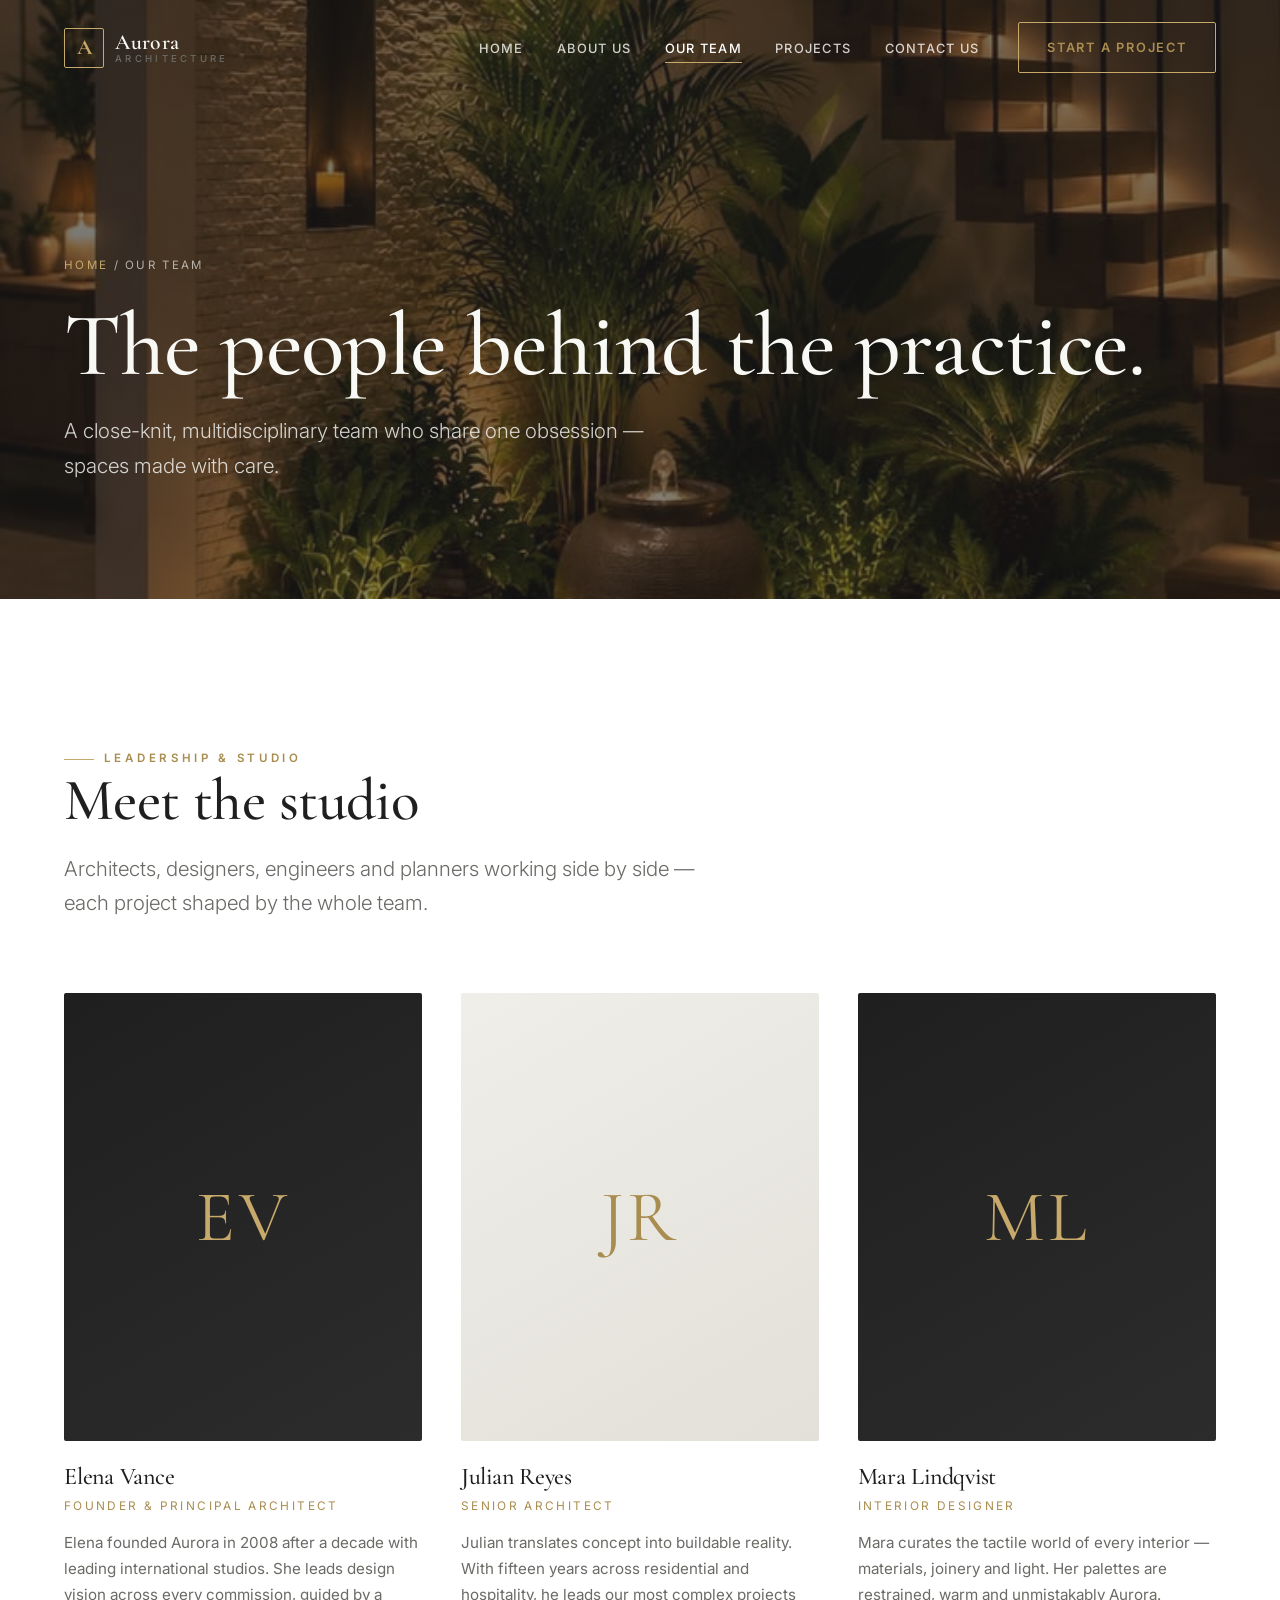
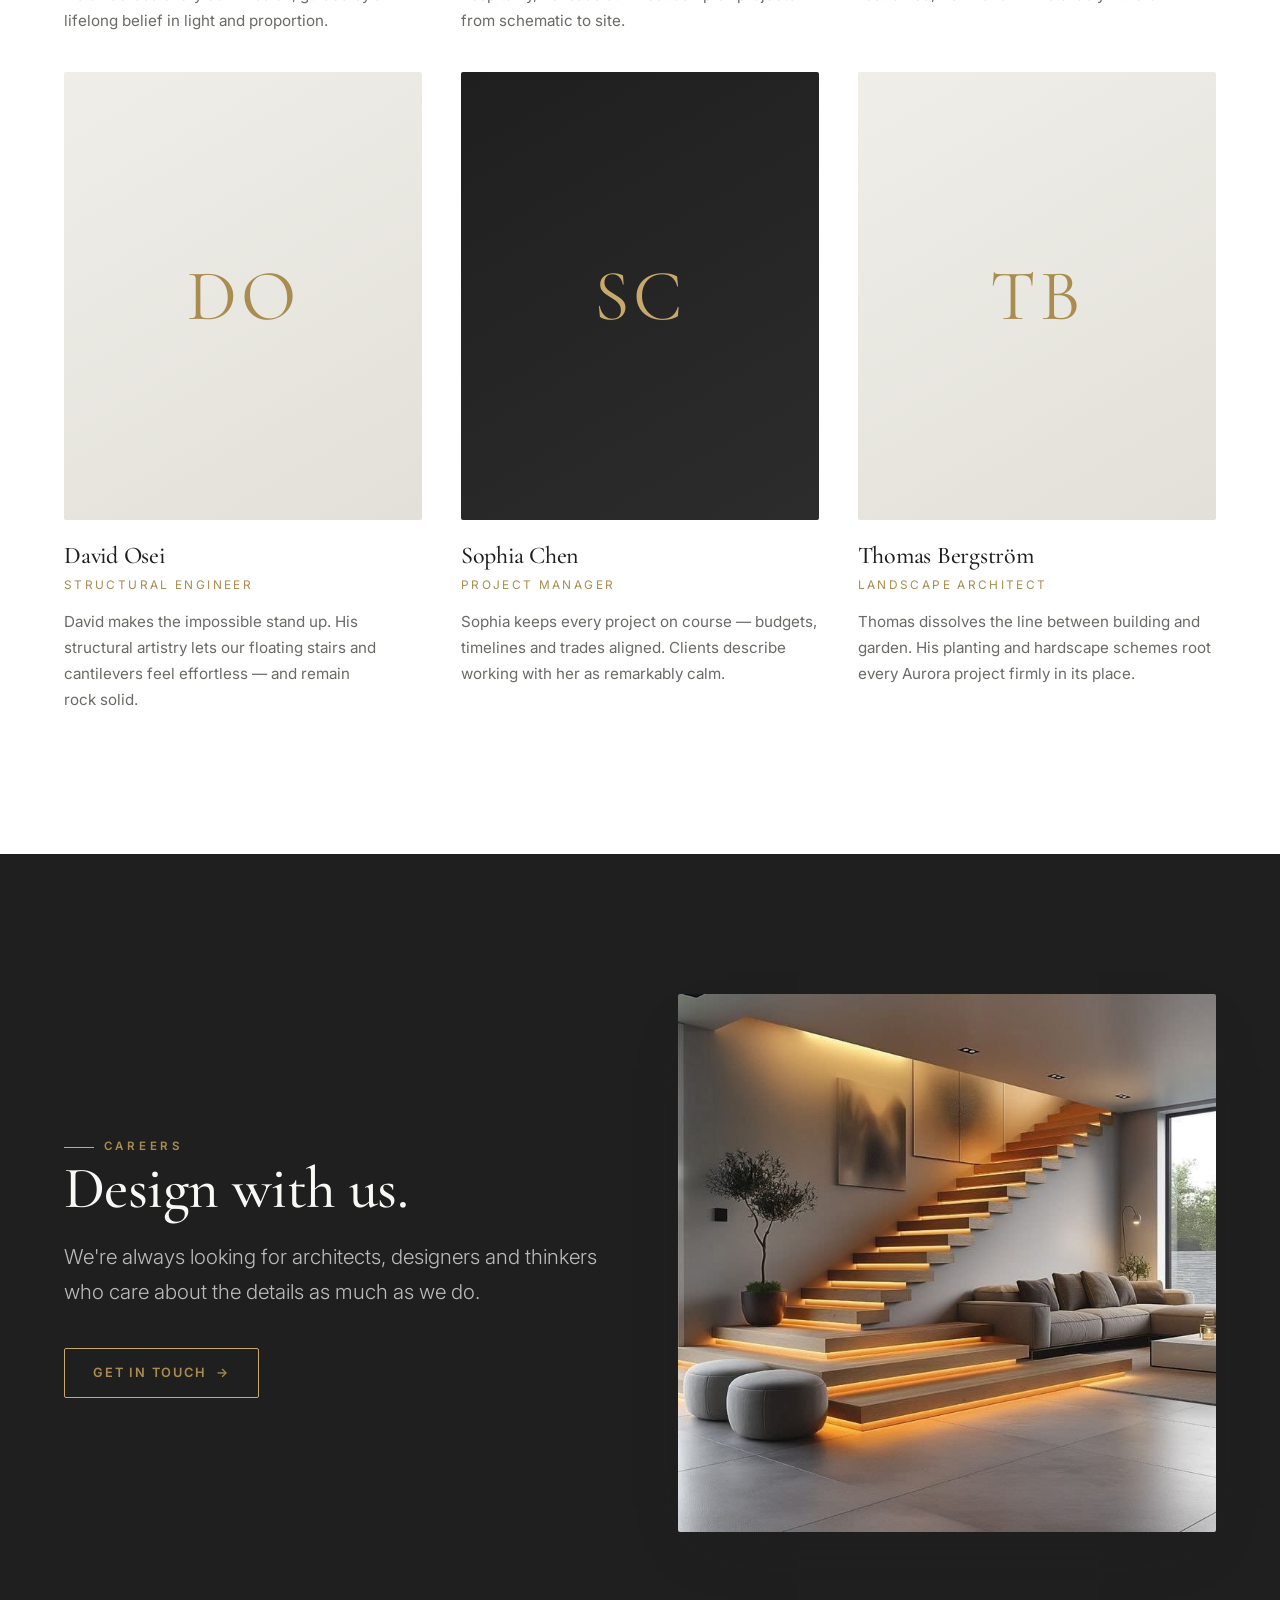
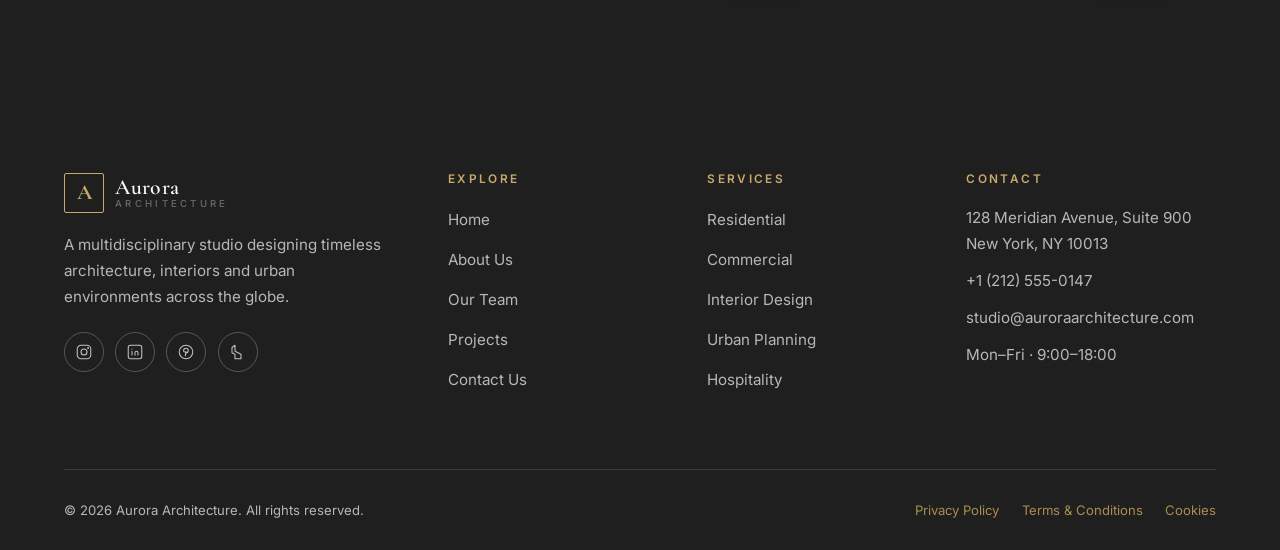
<file: team.html>
<!DOCTYPE html>
<html lang="en">
<head>
  <meta charset="UTF-8" />
  <meta name="viewport" content="width=device-width, initial-scale=1.0" />
  <title>Our Team — Aurora Architecture</title>
  <meta name="description" content="Meet the architects, designers, engineers and planners behind Aurora Architecture — a close-knit team crafting timeless spaces around the world." />
  <link rel="canonical" href="https://www.auroraarchitecture.com/team.html" />
  <meta name="theme-color" content="#1F1F1F" />
  <meta property="og:type" content="website" />
  <meta property="og:site_name" content="Aurora Architecture" />
  <meta property="og:title" content="Our Team — Aurora Architecture" />
  <meta property="og:description" content="Meet the people behind Aurora Architecture." />
  <meta property="og:image" content="images/og-image.jpg" />
  <meta property="og:url" content="https://www.auroraarchitecture.com/team.html" />
  <meta name="twitter:card" content="summary_large_image" />
  <link rel="icon" href="favicon.ico" sizes="any" />
  <link rel="icon" href="favicon.svg" type="image/svg+xml" />
  <link rel="apple-touch-icon" href="images/favicon-180.png" />
  <link rel="preconnect" href="https://fonts.googleapis.com" />
  <link rel="preconnect" href="https://fonts.gstatic.com" crossorigin />
  <link href="https://fonts.googleapis.com/css2?family=Cormorant+Garamond:wght@400;500;600;700&family=Inter:wght@300;400;500;600;700&display=swap" rel="stylesheet" />
  <link rel="stylesheet" href="css/style.css" />
  <link rel="stylesheet" href="css/responsive.css" />
</head>
<body>
  <header class="site-header on-dark" id="site-header">
    <div class="container">
      <a href="index.html" class="brand" aria-label="Aurora Architecture — home">
        <span class="brand-mark">A</span>
        <span class="brand-text"><span class="brand-name">Aurora</span><span class="brand-tag">Architecture</span></span>
      </a>
      <nav class="nav" id="primary-nav" aria-label="Primary">
        <ul class="nav-list">
          <li><a class="nav-link" href="index.html">Home</a></li>
          <li><a class="nav-link" href="about.html">About Us</a></li>
          <li><a class="nav-link active" href="team.html">Our Team</a></li>
          <li><a class="nav-link" href="projects.html">Projects</a></li>
          <li><a class="nav-link" href="contact.html">Contact Us</a></li>
        </ul>
        <a class="btn btn-gold nav-cta" href="contact.html">Start a Project</a>
      </nav>
      <button class="hamburger" id="hamburger" aria-label="Open menu" aria-controls="primary-nav" aria-expanded="false"><span></span><span></span><span></span></button>
    </div>
  </header>
  <div class="nav-backdrop" id="nav-backdrop"></div>

  <main id="main">
    <section class="page-hero">
      <div class="ph-media"><img src="images/staircase-garden.jpg" alt="Warmly lit interior garden beneath a floating staircase" /></div>
      <div class="container">
        <p class="breadcrumb reveal"><a href="index.html">Home</a> / Our Team</p>
        <h1 class="reveal d1">The people behind the practice.</h1>
        <p class="lead reveal d2">A close-knit, multidisciplinary team who share one obsession — spaces made with care.</p>
      </div>
    </section>

    <section class="section">
      <div class="container">
        <div class="section-head reveal">
          <p class="eyebrow">Leadership &amp; Studio</p>
          <h2>Meet the studio</h2>
          <div class="lead">Architects, designers, engineers and planners working side by side — each project shaped by the whole team.</div>
        </div>

        <div class="team-grid">
          <!-- 1 -->
          <article class="member reveal">
            <div class="member-photo" style="display:grid;place-items:center;background:linear-gradient(150deg,#1F1F1F,#2c2c2c);">
              <span aria-hidden="true" style="font-family:var(--font-display);font-size:4.5rem;color:var(--gold);letter-spacing:0.05em;">EV</span>
              <div class="member-social">
                <a href="#" aria-label="Elena Vance on LinkedIn"><svg class="icon-svg" viewBox="0 0 24 24" style="width:16px;height:16px"><rect x="3" y="3" width="18" height="18" rx="3"/><path d="M8 11v5M8 8v.01M12 16v-3a2 2 0 0 1 4 0v3"/></svg></a>
                <a href="#" aria-label="Elena Vance on Instagram"><svg class="icon-svg" viewBox="0 0 24 24" style="width:16px;height:16px"><rect x="3" y="3" width="18" height="18" rx="5"/><circle cx="12" cy="12" r="4"/><circle cx="17.5" cy="6.5" r="0.6" fill="currentColor"/></svg></a>
                <a href="mailto:elena@auroraarchitecture.com" aria-label="Email Elena Vance"><svg class="icon-svg" viewBox="0 0 24 24" style="width:16px;height:16px"><rect x="3" y="5" width="18" height="14" rx="2"/><path d="M4 7l8 6 8-6"/></svg></a>
              </div>
            </div>
            <div class="member-info">
              <h3>Elena Vance</h3>
              <p class="role">Founder &amp; Principal Architect</p>
              <p>Elena founded Aurora in 2008 after a decade with leading international studios. She leads design vision across every commission, guided by a lifelong belief in light and proportion.</p>
            </div>
          </article>

          <!-- 2 -->
          <article class="member reveal d1">
            <div class="member-photo" style="display:grid;place-items:center;background:linear-gradient(150deg,#efeee9,#e2e0d8);">
              <span aria-hidden="true" style="font-family:var(--font-display);font-size:4.5rem;color:var(--gold-dark);letter-spacing:0.05em;">JR</span>
              <div class="member-social">
                <a href="#" aria-label="Julian Reyes on LinkedIn"><svg class="icon-svg" viewBox="0 0 24 24" style="width:16px;height:16px"><rect x="3" y="3" width="18" height="18" rx="3"/><path d="M8 11v5M8 8v.01M12 16v-3a2 2 0 0 1 4 0v3"/></svg></a>
                <a href="#" aria-label="Julian Reyes on Instagram"><svg class="icon-svg" viewBox="0 0 24 24" style="width:16px;height:16px"><rect x="3" y="3" width="18" height="18" rx="5"/><circle cx="12" cy="12" r="4"/><circle cx="17.5" cy="6.5" r="0.6" fill="currentColor"/></svg></a>
                <a href="mailto:julian@auroraarchitecture.com" aria-label="Email Julian Reyes"><svg class="icon-svg" viewBox="0 0 24 24" style="width:16px;height:16px"><rect x="3" y="5" width="18" height="14" rx="2"/><path d="M4 7l8 6 8-6"/></svg></a>
              </div>
            </div>
            <div class="member-info">
              <h3>Julian Reyes</h3>
              <p class="role">Senior Architect</p>
              <p>Julian translates concept into buildable reality. With fifteen years across residential and hospitality, he leads our most complex projects from schematic to site.</p>
            </div>
          </article>

          <!-- 3 -->
          <article class="member reveal d2">
            <div class="member-photo" style="display:grid;place-items:center;background:linear-gradient(150deg,#1F1F1F,#2c2c2c);">
              <span aria-hidden="true" style="font-family:var(--font-display);font-size:4.5rem;color:var(--gold);letter-spacing:0.05em;">ML</span>
              <div class="member-social">
                <a href="#" aria-label="Mara Lindqvist on LinkedIn"><svg class="icon-svg" viewBox="0 0 24 24" style="width:16px;height:16px"><rect x="3" y="3" width="18" height="18" rx="3"/><path d="M8 11v5M8 8v.01M12 16v-3a2 2 0 0 1 4 0v3"/></svg></a>
                <a href="#" aria-label="Mara Lindqvist on Instagram"><svg class="icon-svg" viewBox="0 0 24 24" style="width:16px;height:16px"><rect x="3" y="3" width="18" height="18" rx="5"/><circle cx="12" cy="12" r="4"/><circle cx="17.5" cy="6.5" r="0.6" fill="currentColor"/></svg></a>
                <a href="mailto:mara@auroraarchitecture.com" aria-label="Email Mara Lindqvist"><svg class="icon-svg" viewBox="0 0 24 24" style="width:16px;height:16px"><rect x="3" y="5" width="18" height="14" rx="2"/><path d="M4 7l8 6 8-6"/></svg></a>
              </div>
            </div>
            <div class="member-info">
              <h3>Mara Lindqvist</h3>
              <p class="role">Interior Designer</p>
              <p>Mara curates the tactile world of every interior — materials, joinery and light. Her palettes are restrained, warm and unmistakably Aurora.</p>
            </div>
          </article>

          <!-- 4 -->
          <article class="member reveal">
            <div class="member-photo" style="display:grid;place-items:center;background:linear-gradient(150deg,#efeee9,#e2e0d8);">
              <span aria-hidden="true" style="font-family:var(--font-display);font-size:4.5rem;color:var(--gold-dark);letter-spacing:0.05em;">DO</span>
              <div class="member-social">
                <a href="#" aria-label="David Osei on LinkedIn"><svg class="icon-svg" viewBox="0 0 24 24" style="width:16px;height:16px"><rect x="3" y="3" width="18" height="18" rx="3"/><path d="M8 11v5M8 8v.01M12 16v-3a2 2 0 0 1 4 0v3"/></svg></a>
                <a href="#" aria-label="David Osei on Instagram"><svg class="icon-svg" viewBox="0 0 24 24" style="width:16px;height:16px"><rect x="3" y="3" width="18" height="18" rx="5"/><circle cx="12" cy="12" r="4"/><circle cx="17.5" cy="6.5" r="0.6" fill="currentColor"/></svg></a>
                <a href="mailto:david@auroraarchitecture.com" aria-label="Email David Osei"><svg class="icon-svg" viewBox="0 0 24 24" style="width:16px;height:16px"><rect x="3" y="5" width="18" height="14" rx="2"/><path d="M4 7l8 6 8-6"/></svg></a>
              </div>
            </div>
            <div class="member-info">
              <h3>David Osei</h3>
              <p class="role">Structural Engineer</p>
              <p>David makes the impossible stand up. His structural artistry lets our floating stairs and cantilevers feel effortless — and remain rock solid.</p>
            </div>
          </article>

          <!-- 5 -->
          <article class="member reveal d1">
            <div class="member-photo" style="display:grid;place-items:center;background:linear-gradient(150deg,#1F1F1F,#2c2c2c);">
              <span aria-hidden="true" style="font-family:var(--font-display);font-size:4.5rem;color:var(--gold);letter-spacing:0.05em;">SC</span>
              <div class="member-social">
                <a href="#" aria-label="Sophia Chen on LinkedIn"><svg class="icon-svg" viewBox="0 0 24 24" style="width:16px;height:16px"><rect x="3" y="3" width="18" height="18" rx="3"/><path d="M8 11v5M8 8v.01M12 16v-3a2 2 0 0 1 4 0v3"/></svg></a>
                <a href="#" aria-label="Sophia Chen on Instagram"><svg class="icon-svg" viewBox="0 0 24 24" style="width:16px;height:16px"><rect x="3" y="3" width="18" height="18" rx="5"/><circle cx="12" cy="12" r="4"/><circle cx="17.5" cy="6.5" r="0.6" fill="currentColor"/></svg></a>
                <a href="mailto:sophia@auroraarchitecture.com" aria-label="Email Sophia Chen"><svg class="icon-svg" viewBox="0 0 24 24" style="width:16px;height:16px"><rect x="3" y="5" width="18" height="14" rx="2"/><path d="M4 7l8 6 8-6"/></svg></a>
              </div>
            </div>
            <div class="member-info">
              <h3>Sophia Chen</h3>
              <p class="role">Project Manager</p>
              <p>Sophia keeps every project on course — budgets, timelines and trades aligned. Clients describe working with her as remarkably calm.</p>
            </div>
          </article>

          <!-- 6 -->
          <article class="member reveal d2">
            <div class="member-photo" style="display:grid;place-items:center;background:linear-gradient(150deg,#efeee9,#e2e0d8);">
              <span aria-hidden="true" style="font-family:var(--font-display);font-size:4.5rem;color:var(--gold-dark);letter-spacing:0.05em;">TB</span>
              <div class="member-social">
                <a href="#" aria-label="Thomas Bergström on LinkedIn"><svg class="icon-svg" viewBox="0 0 24 24" style="width:16px;height:16px"><rect x="3" y="3" width="18" height="18" rx="3"/><path d="M8 11v5M8 8v.01M12 16v-3a2 2 0 0 1 4 0v3"/></svg></a>
                <a href="#" aria-label="Thomas Bergström on Instagram"><svg class="icon-svg" viewBox="0 0 24 24" style="width:16px;height:16px"><rect x="3" y="3" width="18" height="18" rx="5"/><circle cx="12" cy="12" r="4"/><circle cx="17.5" cy="6.5" r="0.6" fill="currentColor"/></svg></a>
                <a href="mailto:thomas@auroraarchitecture.com" aria-label="Email Thomas Bergström"><svg class="icon-svg" viewBox="0 0 24 24" style="width:16px;height:16px"><rect x="3" y="5" width="18" height="14" rx="2"/><path d="M4 7l8 6 8-6"/></svg></a>
              </div>
            </div>
            <div class="member-info">
              <h3>Thomas Bergström</h3>
              <p class="role">Landscape Architect</p>
              <p>Thomas dissolves the line between building and garden. His planting and hardscape schemes root every Aurora project firmly in its place.</p>
            </div>
          </article>
        </div>
      </div>
    </section>

    <!-- ===================== JOIN CTA ===================== -->
    <section class="section section-dark">
      <div class="container split">
        <div class="split-copy reveal">
          <p class="eyebrow">Careers</p>
          <h2>Design with us.</h2>
          <div class="lead">We're always looking for architects, designers and thinkers who care about the details as much as we do.</div>
          <a href="contact.html" class="btn btn-gold mt-4">Get in Touch <span class="arrow">&rarr;</span></a>
        </div>
        <div class="split-media reveal d2">
          <img src="images/floating-stairs-led.jpg" alt="Warmly lit staircase in an Aurora-designed interior" loading="lazy" />
        </div>
      </div>
    </section>
  </main>

  <footer class="site-footer">
    <div class="container">
      <div class="footer-top">
        <div class="footer-brand">
          <a href="index.html" class="brand" aria-label="Aurora Architecture — home">
            <span class="brand-mark">A</span>
            <span class="brand-text"><span class="brand-name">Aurora</span><span class="brand-tag">Architecture</span></span>
          </a>
          <p>A multidisciplinary studio designing timeless architecture, interiors and urban environments across the globe.</p>
          <div class="footer-social">
            <a href="#" aria-label="Instagram"><svg class="icon-svg" viewBox="0 0 24 24" style="width:18px;height:18px"><rect x="3" y="3" width="18" height="18" rx="5"/><circle cx="12" cy="12" r="4"/><circle cx="17.5" cy="6.5" r="0.6" fill="currentColor"/></svg></a>
            <a href="#" aria-label="LinkedIn"><svg class="icon-svg" viewBox="0 0 24 24" style="width:18px;height:18px"><rect x="3" y="3" width="18" height="18" rx="3"/><path d="M8 11v5M8 8v.01M12 16v-3a2 2 0 0 1 4 0v3"/></svg></a>
            <a href="#" aria-label="Pinterest"><svg class="icon-svg" viewBox="0 0 24 24" style="width:18px;height:18px"><circle cx="12" cy="12" r="9"/><path d="M12 7c-2 0-3.2 1.3-3.2 2.9 0 .8.4 1.6 1 1.9M12 7c2 0 3 1.2 3 2.8 0 2-1 3.4-2.6 3.4-.8 0-1.3-.6-1.1-1.4M11 17l1.3-5"/></svg></a>
            <a href="#" aria-label="Houzz"><svg class="icon-svg" viewBox="0 0 24 24" style="width:18px;height:18px"><path d="M8 3v8l8 4v6H8v-6l-4-2V6z"/></svg></a>
          </div>
        </div>
        <div class="footer-col">
          <h4>Explore</h4>
          <ul>
            <li><a href="index.html">Home</a></li>
            <li><a href="about.html">About Us</a></li>
            <li><a href="team.html">Our Team</a></li>
            <li><a href="projects.html">Projects</a></li>
            <li><a href="contact.html">Contact Us</a></li>
          </ul>
        </div>
        <div class="footer-col">
          <h4>Services</h4>
          <ul>
            <li><a href="projects.html">Residential</a></li>
            <li><a href="projects.html">Commercial</a></li>
            <li><a href="projects.html">Interior Design</a></li>
            <li><a href="projects.html">Urban Planning</a></li>
            <li><a href="projects.html">Hospitality</a></li>
          </ul>
        </div>
        <div class="footer-col">
          <h4>Contact</h4>
          <ul class="footer-contact">
            <li>128 Meridian Avenue, Suite 900<br />New York, NY 10013</li>
            <li><a href="tel:+12125550147">+1 (212) 555-0147</a></li>
            <li><a href="mailto:studio@auroraarchitecture.com">studio@auroraarchitecture.com</a></li>
            <li>Mon–Fri · 9:00–18:00</li>
          </ul>
        </div>
      </div>
      <div class="footer-bottom">
        <p>&copy; <span data-year>2026</span> Aurora Architecture. All rights reserved.</p>
        <div class="legal">
          <a href="#">Privacy Policy</a>
          <a href="#">Terms &amp; Conditions</a>
          <a href="#">Cookies</a>
        </div>
      </div>
    </div>
  </footer>

  <button class="to-top" aria-label="Back to top">
    <svg class="icon-svg" viewBox="0 0 24 24" style="width:18px;height:18px"><path d="M12 19V5M5 12l7-7 7 7"/></svg>
  </button>
  <script src="js/main.js" defer></script>
</body>
</html>
</file>
<file: css/style.css>
/* ============================================================
   AURORA ARCHITECTURE — Core stylesheet
   Palette: Charcoal #1F1F1F · Warm White #F8F8F5 · Gold #C6A96B
   Type:    Cormorant Garamond (display) · Inter (body)
   ============================================================ */

/* ---------- Design tokens ---------- */
:root {
  --charcoal: #1F1F1F;
  --charcoal-90: rgba(31, 31, 31, 0.9);
  --charcoal-70: rgba(31, 31, 31, 0.7);
  --warm-white: #F8F8F5;
  --white: #FFFFFF;
  --gold: #C6A96B;
  --gold-dark: #A98D50;
  --text: #333333;
  --text-soft: #6a6a66;
  --line: rgba(31, 31, 31, 0.12);
  --line-light: rgba(255, 255, 255, 0.18);

  --font-display: "Cormorant Garamond", Georgia, "Times New Roman", serif;
  --font-body: "Inter", system-ui, -apple-system, "Segoe UI", sans-serif;

  --container: 1280px;
  --gutter: clamp(20px, 5vw, 80px);
  --section-y: clamp(72px, 11vw, 160px);

  --ease: cubic-bezier(0.22, 1, 0.36, 1);
  --shadow-soft: 0 24px 60px -28px rgba(31, 31, 31, 0.35);
  --shadow-card: 0 30px 70px -40px rgba(31, 31, 31, 0.45);
}

/* ---------- Reset ---------- */
*, *::before, *::after { box-sizing: border-box; }
* { margin: 0; padding: 0; }
html { scroll-behavior: smooth; -webkit-text-size-adjust: 100%; }
@media (prefers-reduced-motion: reduce) {
  html { scroll-behavior: auto; }
  *, *::before, *::after { animation-duration: 0.001ms !important; transition-duration: 0.001ms !important; }
}
body {
  font-family: var(--font-body);
  color: var(--text);
  background: var(--white);
  line-height: 1.7;
  font-size: 17px;
  font-weight: 400;
  -webkit-font-smoothing: antialiased;
  text-rendering: optimizeLegibility;
  overflow-x: hidden;
}
img, video { display: block; max-width: 100%; height: auto; }
a { color: var(--gold-dark); text-decoration: none; transition: color 0.3s var(--ease); }
a:hover { color: var(--gold); }
ul { list-style: none; }
button { font-family: inherit; cursor: pointer; border: none; background: none; }
input, textarea, select { font-family: inherit; font-size: inherit; }

/* ---------- Typography ---------- */
h1, h2, h3, h4 {
  font-family: var(--font-display);
  font-weight: 500;
  line-height: 1.08;
  color: var(--charcoal);
  letter-spacing: -0.01em;
}
h1 { font-size: clamp(2.8rem, 7vw, 6rem); }
h2 { font-size: clamp(2.1rem, 4.6vw, 3.75rem); }
h3 { font-size: clamp(1.5rem, 2.6vw, 2.1rem); }
p { text-wrap: pretty; }

.display { font-family: var(--font-display); }
.eyebrow {
  font-family: var(--font-body);
  font-size: 0.72rem;
  font-weight: 600;
  letter-spacing: 0.32em;
  text-transform: uppercase;
  color: var(--gold-dark);
  display: inline-flex;
  align-items: center;
  gap: 0.85em;
}
.eyebrow::before {
  content: "";
  width: 30px;
  height: 1px;
  background: var(--gold);
}
.eyebrow.centered { justify-content: center; }

/* ---------- Layout helpers ---------- */
.container { width: 100%; max-width: var(--container); margin: 0 auto; padding-inline: var(--gutter); }
.section { padding-block: var(--section-y); }
.section-tint { background: var(--warm-white); }
.section-dark { background: var(--charcoal); color: var(--warm-white); }
.section-dark h1, .section-dark h2, .section-dark h3 { color: var(--warm-white); }
.section-head { max-width: 640px; margin-bottom: clamp(40px, 6vw, 72px); }
.section-head.centered { margin-inline: auto; text-align: center; }
.lead { font-size: clamp(1.05rem, 1.6vw, 1.35rem); color: var(--text-soft); margin-top: 1.2rem; font-weight: 300; }
.section-dark .lead { color: rgba(248,248,245,0.72); }

/* ---------- Buttons ---------- */
.btn {
  display: inline-flex;
  align-items: center;
  gap: 0.7em;
  font-family: var(--font-body);
  font-size: 0.8rem;
  font-weight: 600;
  letter-spacing: 0.14em;
  text-transform: uppercase;
  padding: 1.05em 2.2em;
  border: 1px solid var(--charcoal);
  color: var(--charcoal);
  background: transparent;
  border-radius: 2px;
  position: relative;
  overflow: hidden;
  transition: color 0.4s var(--ease), border-color 0.4s var(--ease);
  z-index: 0;
}
.btn::after {
  content: "";
  position: absolute;
  inset: 0;
  background: var(--charcoal);
  transform: scaleX(0);
  transform-origin: left;
  transition: transform 0.45s var(--ease);
  z-index: -1;
}
.btn:hover { color: var(--warm-white); }
.btn:hover::after { transform: scaleX(1); }
.btn .arrow { transition: transform 0.4s var(--ease); }
.btn:hover .arrow { transform: translateX(4px); }

.btn-gold { border-color: var(--gold); color: var(--gold-dark); }
.btn-gold::after { background: var(--gold); }
.btn-gold:hover { color: var(--charcoal); }

.btn-light { border-color: rgba(248,248,245,0.5); color: var(--warm-white); }
.btn-light::after { background: var(--warm-white); }
.btn-light:hover { color: var(--charcoal); }

.btn-solid-gold { background: var(--gold); border-color: var(--gold); color: var(--charcoal); }
.btn-solid-gold::after { background: var(--charcoal); }
.btn-solid-gold:hover { color: var(--warm-white); }

/* ---------- Header / Navigation ---------- */
.site-header {
  position: fixed;
  top: 0; left: 0; right: 0;
  z-index: 100;
  padding-block: 1.4rem;
  transition: background 0.45s var(--ease), padding 0.45s var(--ease), box-shadow 0.45s var(--ease);
}
.site-header .container { display: flex; align-items: center; justify-content: space-between; }
.site-header.scrolled {
  background: rgba(248, 248, 245, 0.85);
  backdrop-filter: saturate(140%) blur(14px);
  -webkit-backdrop-filter: saturate(140%) blur(14px);
  padding-block: 0.85rem;
  box-shadow: 0 1px 0 var(--line);
}

.brand { display: flex; align-items: center; gap: 0.7rem; line-height: 1; }
.brand-mark {
  width: 40px; height: 40px;
  display: grid; place-items: center;
  border: 1px solid var(--gold);
  color: var(--gold);
  font-family: var(--font-display);
  font-weight: 700;
  font-size: 1.35rem;
  border-radius: 2px;
  transition: background 0.4s var(--ease), color 0.4s var(--ease);
}
.brand:hover .brand-mark { background: var(--gold); color: var(--charcoal); }
.brand-text { display: flex; flex-direction: column; }
.brand-name {
  font-family: var(--font-display);
  font-size: 1.35rem;
  font-weight: 600;
  color: var(--charcoal);
  letter-spacing: 0.02em;
}
.brand-tag {
  font-size: 0.6rem;
  letter-spacing: 0.34em;
  text-transform: uppercase;
  color: var(--text-soft);
  font-weight: 500;
}
/* Header over dark hero (top of page, before scroll) */
.site-header.on-dark:not(.scrolled) .brand-name { color: var(--warm-white); }
.site-header.on-dark:not(.scrolled) .nav-link { color: rgba(248,248,245,0.82); }
.site-header.on-dark:not(.scrolled) .nav-link:hover,
.site-header.on-dark:not(.scrolled) .nav-link.active { color: var(--white); }
.site-header.on-dark:not(.scrolled) .hamburger span { background: var(--warm-white); }

.nav { display: flex; align-items: center; gap: clamp(1.4rem, 3vw, 2.6rem); }
.nav-list { display: flex; align-items: center; gap: clamp(1.2rem, 2.6vw, 2.4rem); }
.nav-link {
  position: relative;
  font-size: 0.8rem;
  font-weight: 500;
  letter-spacing: 0.1em;
  text-transform: uppercase;
  color: var(--charcoal);
  padding-block: 0.4rem;
}
.nav-link::after {
  content: "";
  position: absolute;
  left: 0; bottom: 0;
  width: 100%; height: 1px;
  background: var(--gold);
  transform: scaleX(0);
  transform-origin: right;
  transition: transform 0.4s var(--ease);
}
.nav-link:hover::after, .nav-link.active::after { transform: scaleX(1); transform-origin: left; }
.nav-link.active { color: var(--gold-dark); }

.nav-cta { display: inline-flex; }

/* Hamburger */
.hamburger {
  display: none;
  flex-direction: column;
  gap: 5px;
  width: 30px; height: 22px;
  justify-content: center;
  z-index: 120;
}
.hamburger span {
  display: block; height: 2px; width: 100%;
  background: var(--charcoal);
  transition: transform 0.4s var(--ease), opacity 0.3s var(--ease);
}
.hamburger.open span:nth-child(1) { transform: translateY(7px) rotate(45deg); }
.hamburger.open span:nth-child(2) { opacity: 0; }
.hamburger.open span:nth-child(3) { transform: translateY(-7px) rotate(-45deg); }

/* ---------- Hero ---------- */
.hero {
  position: relative;
  min-height: 100svh;
  display: flex;
  align-items: flex-end;
  color: var(--warm-white);
  background: var(--charcoal);
  overflow: hidden;
}
.hero-media { position: absolute; inset: 0; z-index: 0; }
.hero-media video, .hero-media img { width: 100%; height: 100%; object-fit: cover; }

/* Hero slideshow — crossfade + slow Ken Burns zoom */
.hero-slideshow { overflow: hidden; }
.hero-slide {
  position: absolute; inset: 0;
  width: 100%; height: 100%;
  object-fit: cover;
  object-position: center;
  opacity: 0;
  transform: scale(1.06);
  transition: opacity 1.6s var(--ease);
  will-change: opacity, transform;
}
.hero-slide.active {
  opacity: 1;
  animation: heroKenBurns 8s ease-out forwards;
}
@keyframes heroKenBurns {
  from { transform: scale(1.02); }
  to   { transform: scale(1.12); }
}
@media (prefers-reduced-motion: reduce) {
  .hero-slide.active { animation: none; transform: scale(1.02); }
}
.hero::before {
  content: "";
  position: absolute; inset: 0; z-index: 1;
  background: linear-gradient(180deg, rgba(31,31,31,0.55) 0%, rgba(31,31,31,0.15) 35%, rgba(31,31,31,0.72) 100%);
}
.hero-inner { position: relative; z-index: 2; padding-bottom: clamp(60px, 10vw, 130px); padding-top: 160px; width: 100%; }
.hero h1 { color: var(--warm-white); max-width: 15ch; }
.hero .eyebrow { color: var(--gold); }
.hero-sub {
  margin-top: 1.6rem;
  max-width: 46ch;
  font-size: clamp(1rem, 1.5vw, 1.25rem);
  font-weight: 300;
  color: rgba(248,248,245,0.85);
}
.hero-actions { margin-top: 2.6rem; display: flex; flex-wrap: wrap; gap: 1rem; }
.hero-scroll {
  position: absolute;
  z-index: 2;
  right: var(--gutter); bottom: clamp(60px, 10vw, 130px);
  display: flex; align-items: center; gap: 0.8rem;
  font-size: 0.7rem; letter-spacing: 0.25em; text-transform: uppercase;
  color: rgba(248,248,245,0.7);
  writing-mode: vertical-rl;
}
.hero-scroll .line { width: 1px; height: 60px; background: rgba(248,248,245,0.4); overflow: hidden; position: relative; }
.hero-scroll .line::after {
  content: ""; position: absolute; top: -100%; left: 0; width: 100%; height: 100%;
  background: var(--gold); animation: scrollLine 2.4s var(--ease) infinite;
}
@keyframes scrollLine { 0% { top: -100%; } 60%,100% { top: 100%; } }

/* ---------- Intro / split rows ---------- */
.split {
  display: grid;
  grid-template-columns: 1fr 1fr;
  gap: clamp(32px, 6vw, 90px);
  align-items: center;
}
.split.reverse .split-media { order: 2; }
.split-media { position: relative; }
.split-media img { width: 100%; border-radius: 2px; box-shadow: var(--shadow-soft); }
.stat-badge {
  position: absolute;
  bottom: -28px; right: -20px;
  background: var(--charcoal);
  color: var(--warm-white);
  padding: 1.6rem 2rem;
  border-radius: 2px;
  box-shadow: var(--shadow-card);
}
.stat-badge .num { font-family: var(--font-display); font-size: 2.6rem; color: var(--gold); line-height: 1; }
.stat-badge .lbl { font-size: 0.72rem; letter-spacing: 0.18em; text-transform: uppercase; margin-top: 0.4rem; color: rgba(248,248,245,0.75); }
.body-copy p + p { margin-top: 1.2rem; }
.signature { margin-top: 2rem; font-family: var(--font-display); font-size: 1.8rem; color: var(--gold-dark); }
.signature small { display: block; font-family: var(--font-body); font-size: 0.72rem; letter-spacing: 0.2em; text-transform: uppercase; color: var(--text-soft); }

/* ---------- Services ---------- */
.services-grid {
  display: grid;
  grid-template-columns: repeat(3, 1fr);
  gap: 1px;
  background: var(--line);
  border: 1px solid var(--line);
}
.service {
  background: var(--white);
  padding: clamp(28px, 3.4vw, 48px);
  transition: background 0.45s var(--ease), transform 0.45s var(--ease);
}
.service:hover { background: var(--warm-white); }
.service .idx { font-family: var(--font-display); font-size: 1.1rem; color: var(--gold); }
.service .icon { width: 44px; height: 44px; color: var(--gold-dark); margin: 1.2rem 0 1.4rem; }
.service h3 { font-size: 1.5rem; margin-bottom: 0.8rem; }
.service p { font-size: 0.98rem; color: var(--text-soft); }

/* ---------- Featured projects ---------- */
.feature-grid {
  display: grid;
  grid-template-columns: repeat(6, 1fr);
  gap: clamp(16px, 2vw, 28px);
}
.feature-card {
  position: relative;
  overflow: hidden;
  border-radius: 2px;
  min-height: 340px;
  display: flex;
  align-items: flex-end;
}
.feature-card.span-4 { grid-column: span 4; }
.feature-card.span-3 { grid-column: span 3; }
.feature-card.span-2 { grid-column: span 2; }
.feature-card.tall { min-height: 520px; }
.feature-card img {
  position: absolute; inset: 0;
  width: 100%; height: 100%; object-fit: cover;
  transition: transform 1.1s var(--ease);
}
.feature-card::after {
  content: ""; position: absolute; inset: 0;
  background: linear-gradient(180deg, transparent 40%, rgba(31,31,31,0.85) 100%);
  transition: opacity 0.5s var(--ease);
}
.feature-card:hover img { transform: scale(1.06); }
.feature-body { position: relative; z-index: 2; padding: clamp(24px, 3vw, 40px); color: var(--warm-white); width: 100%; }
.feature-body .cat { font-size: 0.7rem; letter-spacing: 0.24em; text-transform: uppercase; color: var(--gold); }
.feature-body h3 { color: var(--warm-white); font-size: clamp(1.4rem, 2.2vw, 2rem); margin-top: 0.5rem; }
.feature-body .meta { font-size: 0.82rem; color: rgba(248,248,245,0.75); margin-top: 0.5rem; letter-spacing: 0.04em; }

/* ---------- Philosophy (dark + accent) ---------- */
.philosophy { position: relative; overflow: hidden; }
.philosophy .principles {
  display: grid; grid-template-columns: repeat(2, 1fr);
  gap: clamp(28px, 4vw, 56px);
  margin-top: clamp(40px, 5vw, 64px);
}
.principle { border-top: 1px solid var(--line-light); padding-top: 1.6rem; }
.principle .p-num { font-family: var(--font-display); font-size: 1.2rem; color: var(--gold); }
.principle h3 { color: var(--warm-white); font-size: 1.6rem; margin: 0.4rem 0 0.7rem; }
.principle p { color: rgba(248,248,245,0.7); font-size: 0.98rem; }

/* ---------- Stats / counters ---------- */
.stats-grid { display: grid; grid-template-columns: repeat(4, 1fr); gap: clamp(24px, 3vw, 48px); text-align: center; }
.stat .figure { font-family: var(--font-display); font-size: clamp(3rem, 6vw, 5rem); color: var(--gold); line-height: 1; font-weight: 500; }
.stat .figure .suffix { font-size: 0.5em; }
.stat .caption { margin-top: 0.8rem; font-size: 0.78rem; letter-spacing: 0.2em; text-transform: uppercase; color: var(--text-soft); }
.section-dark .stat .caption { color: rgba(248,248,245,0.6); }

/* ---------- Testimonials ---------- */
.testimonials { position: relative; }
.testi-track { position: relative; min-height: 240px; }
.testi {
  position: absolute; inset: 0;
  opacity: 0; visibility: hidden;
  transition: opacity 0.7s var(--ease);
  max-width: 900px; margin-inline: auto; text-align: center;
}
.testi.active { opacity: 1; visibility: visible; position: relative; }
.testi .quote { font-family: var(--font-display); font-size: clamp(1.5rem, 3vw, 2.4rem); line-height: 1.35; color: var(--charcoal); font-weight: 500; }
.section-dark .testi .quote { color: var(--warm-white); }
.testi .quote::before { content: "\201C"; color: var(--gold); }
.testi .quote::after { content: "\201D"; color: var(--gold); }
.testi .who { margin-top: 1.6rem; font-size: 0.82rem; letter-spacing: 0.18em; text-transform: uppercase; color: var(--gold-dark); }
.testi .who span { display: block; color: var(--text-soft); letter-spacing: 0.06em; text-transform: none; font-size: 0.85rem; margin-top: 0.3rem; }
.section-dark .testi .who span { color: rgba(248,248,245,0.6); }
.testi-dots { display: flex; gap: 0.6rem; justify-content: center; margin-top: 2.4rem; }
.testi-dots button { width: 34px; height: 2px; background: var(--line); transition: background 0.3s; }
.section-dark .testi-dots button { background: rgba(248,248,245,0.25); }
.testi-dots button.active { background: var(--gold); }

/* ---------- CTA banner ---------- */
.cta-banner { position: relative; overflow: hidden; text-align: center; color: var(--warm-white); background: var(--charcoal); }
.cta-banner .cta-media { position: absolute; inset: 0; z-index: 0; }
.cta-banner .cta-media img, .cta-banner .cta-media video { width: 100%; height: 100%; object-fit: cover; }
.cta-banner::before { content: ""; position: absolute; inset: 0; z-index: 1; background: rgba(31,31,31,0.7); }
.cta-banner .container { position: relative; z-index: 2; }
.cta-banner h2 { color: var(--warm-white); max-width: 18ch; margin-inline: auto; }
.cta-banner .lead { color: rgba(248,248,245,0.8); max-width: 52ch; margin-inline: auto; }
.cta-banner .hero-actions { justify-content: center; }

/* ---------- Page hero (interior pages) ---------- */
.page-hero {
  position: relative;
  padding-top: clamp(150px, 20vw, 260px);
  padding-bottom: clamp(60px, 9vw, 120px);
  color: var(--warm-white);
  background: var(--charcoal);
  overflow: hidden;
}
.page-hero .ph-media { position: absolute; inset: 0; z-index: 0; }
.page-hero .ph-media img, .page-hero .ph-media video { width: 100%; height: 100%; object-fit: cover; }
.page-hero::before { content: ""; position: absolute; inset: 0; z-index: 1; background: linear-gradient(180deg, rgba(31,31,31,0.6), rgba(31,31,31,0.55)); }
.page-hero .container { position: relative; z-index: 2; }
.page-hero h1 { color: var(--warm-white); }
.page-hero .lead { color: rgba(248,248,245,0.82); max-width: 54ch; }
.breadcrumb { font-size: 0.72rem; letter-spacing: 0.2em; text-transform: uppercase; color: rgba(248,248,245,0.65); margin-bottom: 1.4rem; }
.breadcrumb a { color: var(--gold); }

/* ---------- Timeline (about) ---------- */
.timeline { position: relative; max-width: 820px; margin-inline: auto; }
.timeline::before { content: ""; position: absolute; left: 0; top: 8px; bottom: 8px; width: 1px; background: var(--line); }
.tl-item { position: relative; padding-left: 3rem; padding-bottom: clamp(32px, 4vw, 56px); }
.tl-item:last-child { padding-bottom: 0; }
.tl-item::before { content: ""; position: absolute; left: -5px; top: 8px; width: 11px; height: 11px; border-radius: 50%; background: var(--gold); box-shadow: 0 0 0 5px var(--warm-white); }
.tl-year { font-family: var(--font-display); font-size: 1.6rem; color: var(--gold-dark); }
.tl-item h3 { font-size: 1.3rem; margin: 0.2rem 0 0.5rem; }
.tl-item p { color: var(--text-soft); font-size: 0.98rem; }

/* ---------- Values ---------- */
.values-grid { display: grid; grid-template-columns: repeat(3, 1fr); gap: 1px; background: var(--line); border: 1px solid var(--line); }
.value { background: var(--white); padding: clamp(28px, 3vw, 44px); }
.value .v-icon { width: 40px; height: 40px; color: var(--gold-dark); margin-bottom: 1.2rem; }
.value h3 { font-size: 1.4rem; margin-bottom: 0.6rem; }
.value p { color: var(--text-soft); font-size: 0.96rem; }

/* ---------- Team ---------- */
.team-grid { display: grid; grid-template-columns: repeat(3, 1fr); gap: clamp(24px, 3vw, 40px); }
.member { position: relative; }
.member-photo { position: relative; overflow: hidden; border-radius: 2px; aspect-ratio: 4/5; background: var(--warm-white); }
.member-photo img { width: 100%; height: 100%; object-fit: cover; transition: transform 1s var(--ease); filter: grayscale(0.15); }
.member:hover .member-photo img { transform: scale(1.05); filter: grayscale(0); }
.member-social {
  position: absolute; left: 0; right: 0; bottom: 0;
  display: flex; gap: 0.8rem; justify-content: center;
  padding: 1.2rem;
  background: linear-gradient(0deg, rgba(31,31,31,0.85), transparent);
  transform: translateY(100%); opacity: 0;
  transition: transform 0.45s var(--ease), opacity 0.45s var(--ease);
}
.member:hover .member-social { transform: translateY(0); opacity: 1; }
.member-social a { width: 38px; height: 38px; display: grid; place-items: center; border: 1px solid var(--gold); color: var(--gold); border-radius: 50%; transition: background 0.3s, color 0.3s; }
.member-social a:hover { background: var(--gold); color: var(--charcoal); }
.member-info { padding-top: 1.4rem; }
.member-info h3 { font-size: 1.5rem; }
.member-info .role { font-size: 0.74rem; letter-spacing: 0.2em; text-transform: uppercase; color: var(--gold-dark); margin: 0.4rem 0 0.9rem; }
.member-info p { color: var(--text-soft); font-size: 0.95rem; }

/* ---------- Projects filter + grid ---------- */
.filters { display: flex; flex-wrap: wrap; gap: 0.6rem; justify-content: center; margin-bottom: clamp(36px, 5vw, 60px); }
.filter-btn {
  font-size: 0.76rem; letter-spacing: 0.14em; text-transform: uppercase; font-weight: 500;
  padding: 0.7em 1.4em; border: 1px solid var(--line); color: var(--text-soft);
  border-radius: 2px; transition: all 0.35s var(--ease);
}
.filter-btn:hover { border-color: var(--gold); color: var(--gold-dark); }
.filter-btn.active { background: var(--charcoal); border-color: var(--charcoal); color: var(--warm-white); }

.projects-grid { display: grid; grid-template-columns: repeat(3, 1fr); gap: clamp(20px, 2.6vw, 34px); }
.project-card {
  position: relative; overflow: hidden; border-radius: 2px;
  transition: opacity 0.5s var(--ease), transform 0.5s var(--ease);
}
.project-card.hide { display: none; }
.project-thumb { position: relative; overflow: hidden; aspect-ratio: 4/5; }
.project-thumb img { width: 100%; height: 100%; object-fit: cover; transition: transform 1.1s var(--ease); }
.project-card:hover .project-thumb img { transform: scale(1.07); }
.project-thumb::after { content: ""; position: absolute; inset: 0; background: linear-gradient(180deg, transparent 45%, rgba(31,31,31,0.9)); opacity: 0.9; }
.project-overlay { position: absolute; inset: 0; z-index: 2; display: flex; flex-direction: column; justify-content: flex-end; padding: clamp(20px, 2.4vw, 32px); color: var(--warm-white); }
.project-overlay .cat { font-size: 0.68rem; letter-spacing: 0.22em; text-transform: uppercase; color: var(--gold); }
.project-overlay h3 { color: var(--warm-white); font-size: clamp(1.35rem, 2vw, 1.8rem); margin: 0.4rem 0; }
.project-overlay .meta { font-size: 0.8rem; color: rgba(248,248,245,0.78); display: flex; gap: 1rem; flex-wrap: wrap; }
.project-overlay .desc { font-size: 0.9rem; color: rgba(248,248,245,0.8); margin-top: 0.8rem; max-height: 0; opacity: 0; overflow: hidden; transition: max-height 0.5s var(--ease), opacity 0.5s var(--ease), margin 0.5s var(--ease); }
.project-card:hover .project-overlay .desc { max-height: 120px; opacity: 1; }

/* ---------- Contact ---------- */
.contact-layout { display: grid; grid-template-columns: 1fr 1fr; gap: clamp(40px, 6vw, 80px); align-items: start; }
.contact-info .info-item { display: flex; gap: 1.1rem; padding: 1.4rem 0; border-bottom: 1px solid var(--line); }
.contact-info .info-item:first-of-type { padding-top: 0; }
.info-item .ii-icon { flex: none; width: 42px; height: 42px; display: grid; place-items: center; border: 1px solid var(--gold); color: var(--gold-dark); border-radius: 50%; }
.info-item .ii-label { font-size: 0.72rem; letter-spacing: 0.2em; text-transform: uppercase; color: var(--text-soft); }
.info-item .ii-value { font-size: 1.05rem; color: var(--charcoal); margin-top: 0.2rem; }
.info-item .ii-value a { color: var(--charcoal); }
.info-item .ii-value a:hover { color: var(--gold-dark); }

.form-field { margin-bottom: 1.4rem; }
.form-row { display: grid; grid-template-columns: 1fr 1fr; gap: 1.4rem; }
.form-field label { display: block; font-size: 0.74rem; letter-spacing: 0.16em; text-transform: uppercase; color: var(--text-soft); margin-bottom: 0.6rem; font-weight: 500; }
.form-field input, .form-field textarea, .form-field select {
  width: 100%; padding: 0.95rem 1.1rem;
  border: 1px solid var(--line); border-radius: 2px; background: var(--white);
  color: var(--charcoal); transition: border-color 0.3s var(--ease), box-shadow 0.3s var(--ease);
}
.form-field textarea { resize: vertical; min-height: 140px; }
.form-field input:focus, .form-field textarea:focus, .form-field select:focus {
  outline: none; border-color: var(--gold); box-shadow: 0 0 0 3px rgba(198,169,107,0.15);
}
.form-field.invalid input, .form-field.invalid textarea { border-color: #b04a3f; }
.field-error { color: #b04a3f; font-size: 0.78rem; margin-top: 0.4rem; display: none; }
.form-field.invalid .field-error { display: block; }
.form-note { font-size: 0.85rem; color: var(--text-soft); margin-top: 0.4rem; }
.form-success {
  display: none; align-items: center; gap: 0.8rem;
  background: rgba(198,169,107,0.12); border: 1px solid var(--gold);
  color: var(--gold-dark); padding: 1rem 1.2rem; border-radius: 2px; margin-bottom: 1.4rem;
}
.form-success.show { display: flex; }
.map-embed { position: relative; aspect-ratio: 16/7; margin-top: clamp(40px, 5vw, 64px); border-radius: 2px; overflow: hidden; border: 1px solid var(--line); }
.map-embed iframe { position: absolute; inset: 0; width: 100%; height: 100%; border: 0; filter: grayscale(0.4) contrast(1.05); }

/* ---------- Footer ---------- */
.site-footer { background: var(--charcoal); color: rgba(248,248,245,0.7); padding-top: clamp(60px, 8vw, 100px); }
.footer-top { display: grid; grid-template-columns: 1.6fr 1fr 1fr 1.2fr; gap: clamp(28px, 4vw, 56px); padding-bottom: clamp(40px, 5vw, 64px); }
.footer-brand .brand-name { color: var(--warm-white); }
.footer-brand p { margin-top: 1.2rem; max-width: 34ch; font-size: 0.95rem; }
.footer-col h4 { font-family: var(--font-body); font-size: 0.74rem; letter-spacing: 0.2em; text-transform: uppercase; color: var(--gold); margin-bottom: 1.2rem; font-weight: 600; }
.footer-col ul li { margin-bottom: 0.7rem; }
.footer-col a { color: rgba(248,248,245,0.7); font-size: 0.95rem; }
.footer-col a:hover { color: var(--gold); }
.footer-contact li { display: flex; gap: 0.6rem; margin-bottom: 0.9rem; font-size: 0.95rem; }
.footer-social { display: flex; gap: 0.7rem; margin-top: 1.4rem; }
.footer-social a { width: 40px; height: 40px; display: grid; place-items: center; border: 1px solid rgba(248,248,245,0.25); border-radius: 50%; color: rgba(248,248,245,0.75); transition: all 0.3s var(--ease); }
.footer-social a:hover { border-color: var(--gold); color: var(--gold); transform: translateY(-3px); }
.footer-bottom {
  border-top: 1px solid rgba(248,248,245,0.12);
  padding-block: 1.8rem;
  display: flex; align-items: center; justify-content: space-between; gap: 1rem; flex-wrap: wrap;
  font-size: 0.82rem;
}
.footer-bottom .legal { display: flex; gap: 1.4rem; flex-wrap: wrap; }

/* ---------- Scroll to top ---------- */
.to-top {
  position: fixed; right: clamp(18px, 3vw, 34px); bottom: clamp(18px, 3vw, 34px);
  width: 50px; height: 50px; z-index: 90;
  display: grid; place-items: center;
  background: var(--charcoal); color: var(--gold);
  border-radius: 50%; box-shadow: var(--shadow-card);
  opacity: 0; visibility: hidden; transform: translateY(16px);
  transition: opacity 0.4s var(--ease), transform 0.4s var(--ease), background 0.3s;
}
.to-top.show { opacity: 1; visibility: visible; transform: translateY(0); }
.to-top:hover { background: var(--gold); color: var(--charcoal); }

/* ---------- Scroll reveal ---------- */
.reveal { opacity: 0; transform: translateY(28px); transition: opacity 0.9s var(--ease), transform 0.9s var(--ease); }
.reveal.in { opacity: 1; transform: none; }
.reveal.d1 { transition-delay: 0.08s; }
.reveal.d2 { transition-delay: 0.16s; }
.reveal.d3 { transition-delay: 0.24s; }
.reveal.d4 { transition-delay: 0.32s; }
.reveal.d5 { transition-delay: 0.40s; }

/* ---------- Utility ---------- */
.icon-svg { width: 100%; height: 100%; stroke: currentColor; fill: none; stroke-width: 1.4; stroke-linecap: round; stroke-linejoin: round; }
.mt-4 { margin-top: 2.4rem; }
</file>
<file: css/responsive.css>
/* ============================================================
   AURORA ARCHITECTURE — Responsive overrides
   Breakpoints: 1024px (tablet-lg) · 820px (tablet) · 560px (mobile)
   ============================================================ */

/* ---------- Large tablet / small desktop ---------- */
@media (max-width: 1024px) {
  .services-grid { grid-template-columns: repeat(2, 1fr); }
  .team-grid { grid-template-columns: repeat(2, 1fr); }
  .projects-grid { grid-template-columns: repeat(2, 1fr); }
  .values-grid { grid-template-columns: repeat(3, 1fr); }
  .footer-top { grid-template-columns: 1fr 1fr; }
  .footer-brand { grid-column: 1 / -1; }
  .feature-card.span-4, .feature-card.span-3, .feature-card.span-2 { grid-column: span 3; }
}

/* ---------- Tablet ---------- */
@media (max-width: 820px) {
  body { font-size: 16px; }

  /* Nav → mobile drawer */
  .hamburger { display: flex; }
  .nav {
    position: fixed;
    top: 0; right: 0;
    width: min(80vw, 340px);
    height: 100svh;
    flex-direction: column;
    align-items: flex-start;
    justify-content: center;
    gap: 0;
    padding: 3rem 2.4rem;
    background: var(--charcoal);
    transform: translateX(100%);
    transition: transform 0.5s var(--ease);
    z-index: 110;
    box-shadow: -30px 0 60px -30px rgba(0,0,0,0.6);
  }
  .nav.open { transform: translateX(0); }
  .nav-list { flex-direction: column; align-items: flex-start; gap: 0; width: 100%; }
  .nav-list li { width: 100%; border-bottom: 1px solid rgba(248,248,245,0.1); }
  .nav-link { display: block; padding: 1.1rem 0; color: var(--warm-white); font-size: 1rem; letter-spacing: 0.08em; }
  .nav-link::after { display: none; }
  .nav-link.active { color: var(--gold); }
  .site-header.on-dark:not(.scrolled) .nav-link { color: var(--warm-white); }
  .nav-cta { margin-top: 1.8rem; }
  body.nav-locked { overflow: hidden; }
  .nav-backdrop {
    position: fixed; inset: 0; z-index: 105;
    background: rgba(31,31,31,0.5);
    backdrop-filter: blur(2px);
    opacity: 0; visibility: hidden; transition: opacity 0.4s var(--ease);
  }
  .nav-backdrop.show { opacity: 1; visibility: visible; }
.nav-backdrop.show { opacity: 1; visibility: visible; }
  /* Lift header (and its drawer child) above the backdrop when the menu is open,
     otherwise the header's own stacking context (z-index:100) traps the drawer
     below the body-level backdrop (z-index:105) — blurring it and stealing taps. */
  body.nav-locked .site-header { z-index: 120; }
  /* Splits stack */
  .split { grid-template-columns: 1fr; gap: 40px; }
  .split.reverse .split-media { order: 0; }
  .stat-badge { right: 16px; bottom: -22px; padding: 1.2rem 1.5rem; }

  .principles { grid-template-columns: 1fr !important; }
  .stats-grid { grid-template-columns: repeat(2, 1fr); gap: 40px 24px; }
  .contact-layout { grid-template-columns: 1fr; }
  .values-grid { grid-template-columns: 1fr; }
  .feature-grid { grid-template-columns: 1fr; }
  .feature-card.span-4, .feature-card.span-3, .feature-card.span-2 { grid-column: span 1; }
  .feature-card, .feature-card.tall { min-height: 300px; }
  .footer-bottom { flex-direction: column; align-items: flex-start; }
  .hero-scroll { display: none; }
}

/* ---------- Mobile ---------- */
@media (max-width: 560px) {
  :root { --gutter: 22px; }
  .services-grid { grid-template-columns: 1fr; }
  .team-grid { grid-template-columns: 1fr; }
  .projects-grid { grid-template-columns: 1fr; }
  .footer-top { grid-template-columns: 1fr; }
  .form-row { grid-template-columns: 1fr; gap: 0; }
  .stats-grid { grid-template-columns: 1fr 1fr; }
  .hero-actions { flex-direction: column; align-items: stretch; }
  .hero-actions .btn { justify-content: center; }
  .brand-tag { display: none; }
  .stat-badge { position: static; margin-top: 20px; display: inline-block; }
  .nav { width: 84vw; }
}

/* ---------- Print ---------- */
@media print {
  .site-header, .to-top, .hero-scroll, .nav-backdrop { display: none !important; }
  body { color: #000; }
}
</file>
